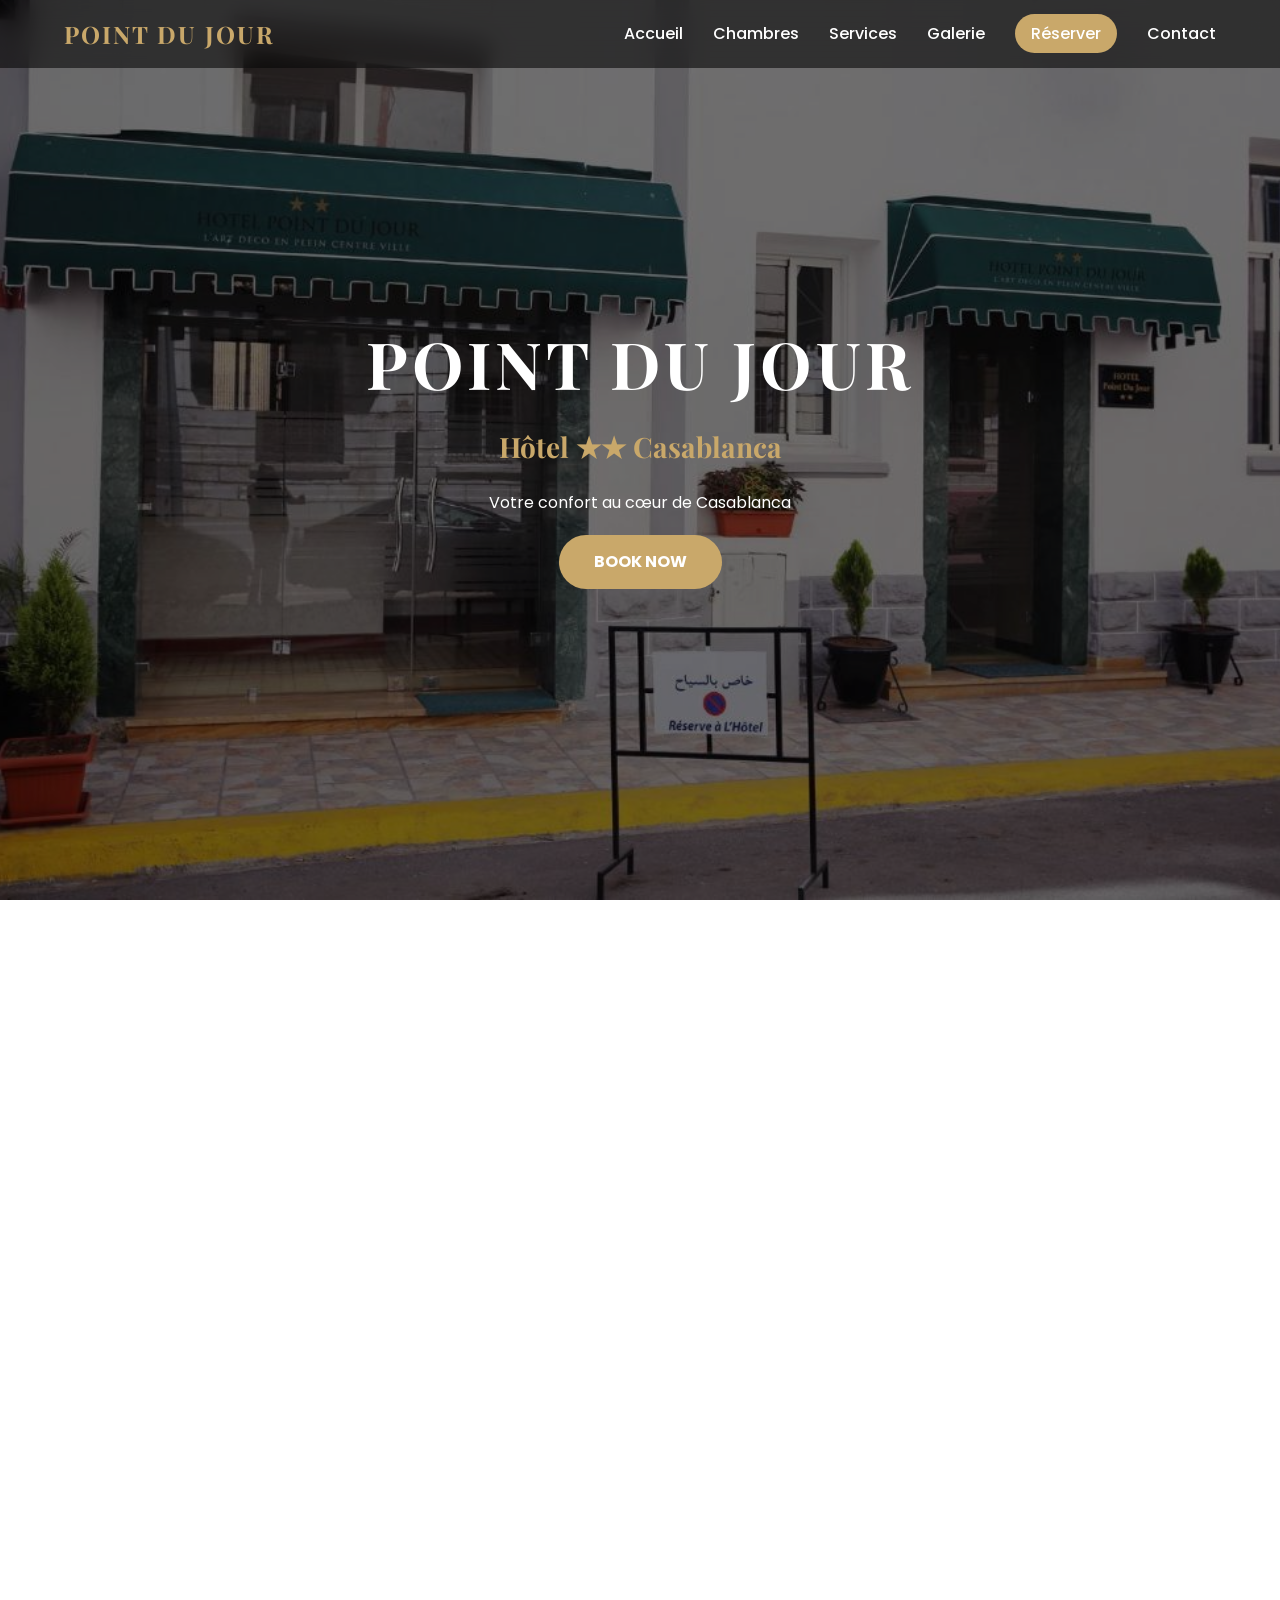
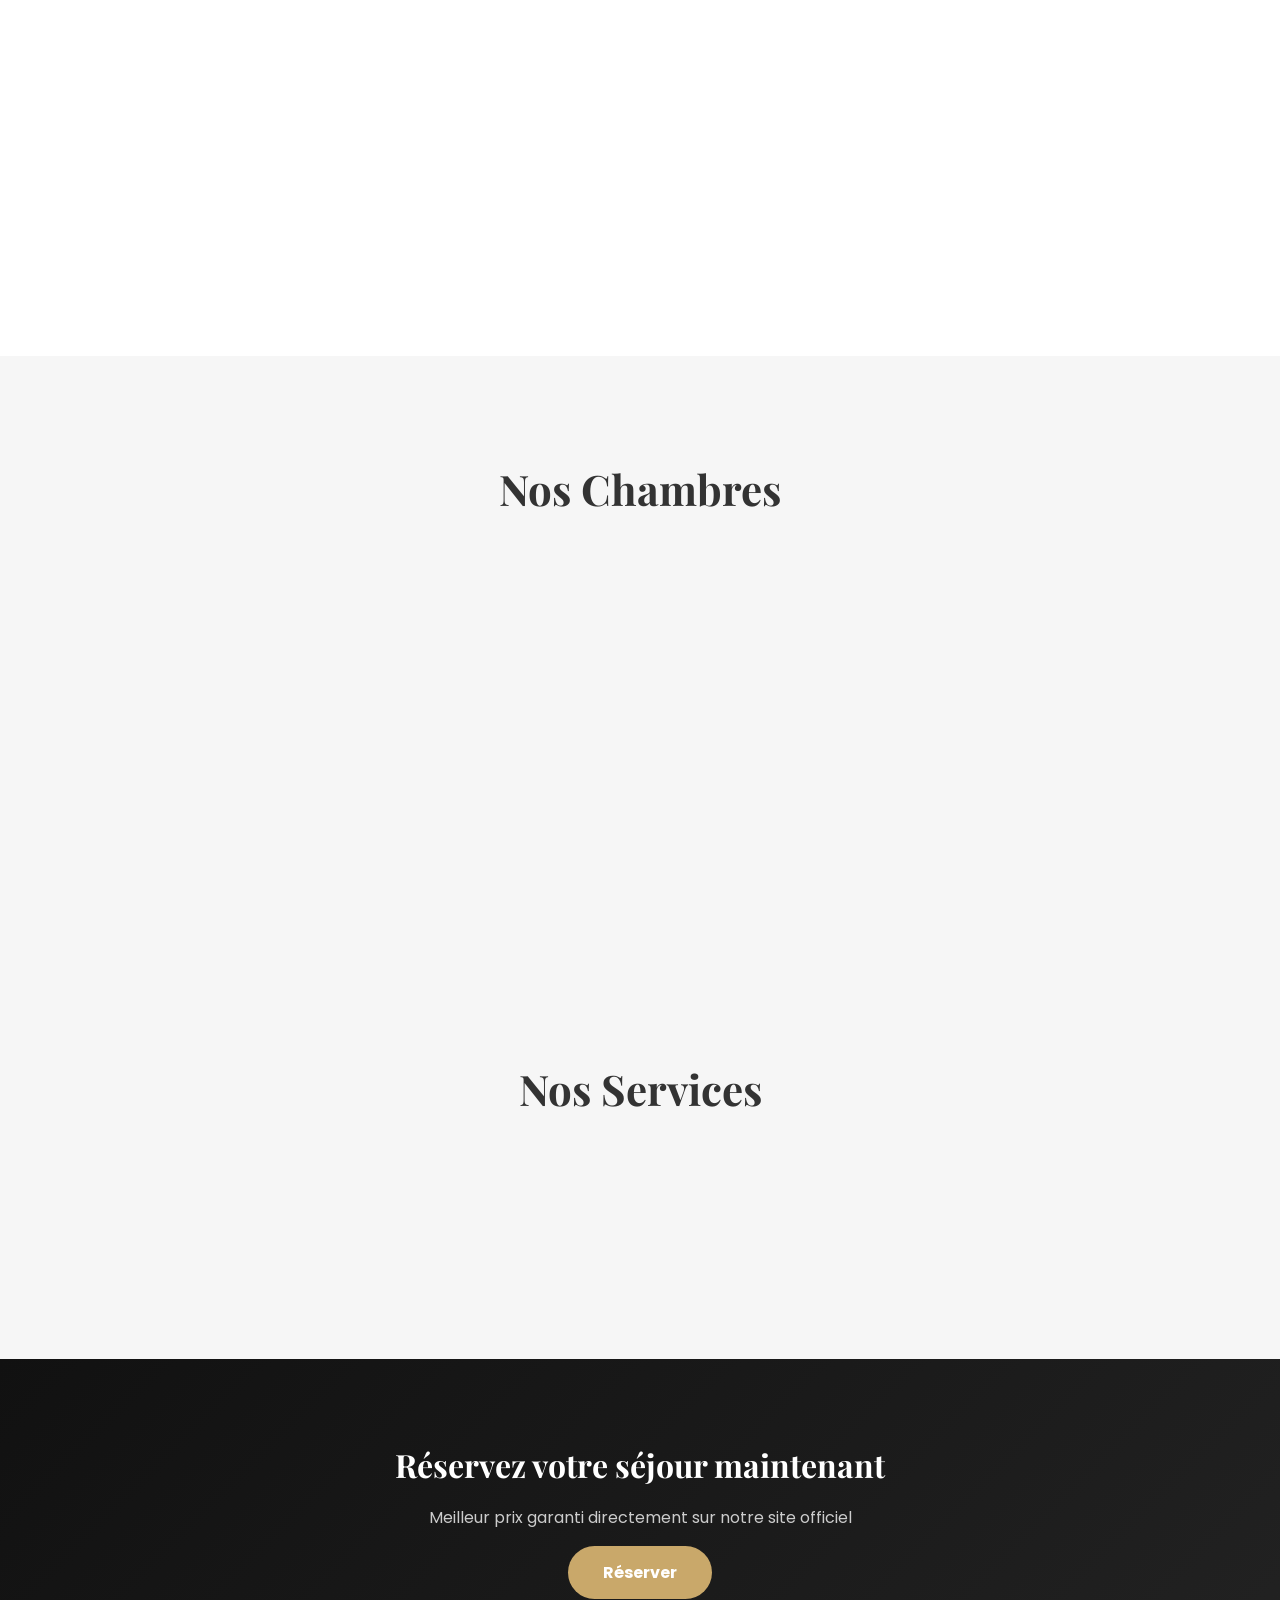
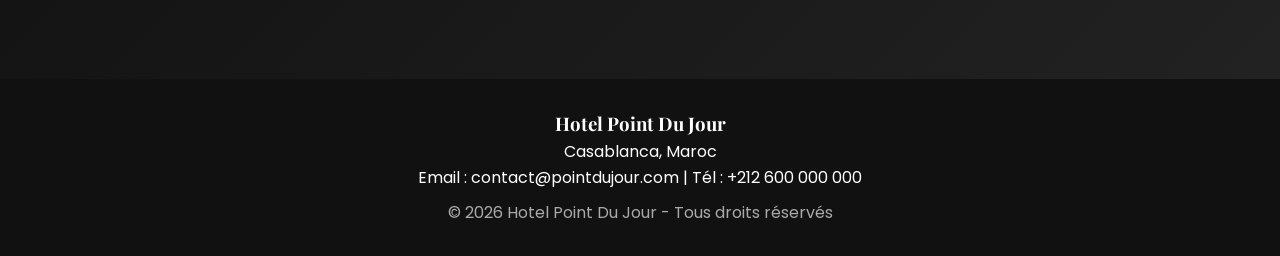
<file: index.html>
<!DOCTYPE html>
<html lang="fr">

<head>
    <meta charset="UTF-8">
    <meta name="viewport" content="width=device-width, initial-scale=1.0">

    <title>Hotel Point Du Jour | Casablanca</title>

    <!-- SEO -->
    <meta name="description" content="Hôtel Point Du Jour à Casablanca - confort, luxe et meilleur prix. Réservez votre séjour maintenant.">

    <!-- GOOGLE FONTS -->
    <link href="https://fonts.googleapis.com/css2?family=Playfair+Display:wght@400;600;700&family=Poppins:wght@300;400;600;700&display=swap" rel="stylesheet">

    <!-- CSS -->
    <link rel="stylesheet" href="css/style.css">
</head>

<body>

<!-- ================= HEADER ================= -->
<header>

    <!-- MENU MOBILE -->
    <div class="menu-toggle" onclick="toggleMenu()">☰</div>

    <div class="container header-container">

        <div class="logo">
            <h2>POINT DU JOUR</h2>
        </div>

        <nav>
            <ul>
                <li><a href="index.html">Accueil</a></li>
                <li><a href="chambres.html">Chambres</a></li>
                <li><a href="services.html">Services</a></li>
                <li><a href="galerie.html">Galerie</a></li>
                <li><a href="reservation.html" class="nav-btn">Réserver</a></li>
                <li><a href="contact.html">Contact</a></li>
            </ul>
        </nav>

    </div>
</header>

<!-- ================= HERO ================= -->
<section class="hero">

    <div class="hero-content" data-aos="fade-up">
        <h1>POINT DU JOUR</h1>
        <h2>Hôtel ★★ Casablanca</h2>
        <p>Votre confort au cœur de Casablanca</p>

        <a href="#" class="btn" onclick="openPopup()">BOOK NOW</a>
    </div>

</section>

<!-- ================= ABOUT ================= -->
<section class="about">

    <div class="container about-container">

        <div class="about-image" data-aos="fade-right">
            <img src="image/hotel.jpg" alt="Hotel Point Du Jour">
        </div>

        <div class="about-text" data-aos="fade-left">
            <h2>À propos de l'hôtel</h2>
            <p>
                L’Hôtel Point Du Jour est situé au cœur de Casablanca.
                Nous offrons un séjour confortable, propre et agréable pour tous nos clients.
            </p>

            <p>
                Profitez de nos chambres modernes, service 24h/24 et un accueil chaleureux.
            </p>
        </div>

    </div>

</section>

<!-- ================= CHAMBRES ================= -->
<section class="section">

    <h1>Nos Chambres</h1>

    <div class="cards">

        <div class="card" data-aos="fade-up">
            <img src="image/chambre1.jpg" alt="Chambre Simple">
            <h3>Chambre Simple</h3>
            <p>Confort et tranquillité</p>
        </div>

        <div class="card" data-aos="fade-up">
            <img src="image/chambre2.jpg" alt="Chambre Double">
            <h3>Chambre Double</h3>
            <p>Parfaite pour couple</p>
        </div>

        <div class="card" data-aos="fade-up">
            <img src="image/suite.jpg" alt="Suite Luxe">
            <h3>Suite Luxe</h3>
            <p>Expérience premium</p>
        </div>

    </div>

</section>

<!-- ================= SERVICES ================= -->
<section class="section">

    <h1>Nos Services</h1>

    <div class="cards">

        <div class="card" data-aos="zoom-in">
            <h3>WiFi Gratuit</h3>
            <p>Internet haut débit</p>
        </div>

        <div class="card" data-aos="zoom-in">
            <h3>Réception 24h/24</h3>
            <p>Service continu</p>
        </div>

        <div class="card" data-aos="zoom-in">
            <h3>Petit déjeuner</h3>
            <p>Inclus chaque matin</p>
        </div>

    </div>

</section>

<!-- ================= CTA ================= -->
<section class="cta">

    <div class="cta-content">
        <h2>Réservez votre séjour maintenant</h2>
        <p>Meilleur prix garanti directement sur notre site officiel</p>
        <a href="reservation.html" class="btn">Réserver</a>
    </div>

</section>

<!-- ================= FOOTER ================= -->
<footer>

    <div class="footer-content">

        <h3>Hotel Point Du Jour</h3>
        <p>Casablanca, Maroc</p>

        <p>Email : contact@pointdujour.com | Tél : +212 600 000 000</p>

        <p class="copy">© 2026 Hotel Point Du Jour - Tous droits réservés</p>

    </div>

</footer>

<!-- JS MENU -->
<script>
function toggleMenu(){
    document.querySelector("nav ul").classList.toggle("active");
}
</script>

<!-- AOS ANIMATION -->
<link href="https://unpkg.com/aos@2.3.1/dist/aos.css" rel="stylesheet">
<script src="https://unpkg.com/aos@2.3.1/dist/aos.js"></script>
<script>
AOS.init();
</script>
<div id="bookingPopup" class="popup">

    <div class="popup-content">

        <span class="close" onclick="closePopup()">&times;</span>

        <h2>Réservation rapide</h2>

        <form id="popupForm">

            <input type="text" placeholder="Nom complet" required>
            <input type="email" placeholder="Email" required>

            <input type="date" required>
            <input type="date" required>

            <select>
                <option>Chambre Simple</option>
                <option>Chambre Double</option>
                <option>Suite Luxe</option>
            </select>

            <button type="submit" class="btn">Confirmer</button>

        </form>

    </div>

</div>
 
</body>
</html>
</file>
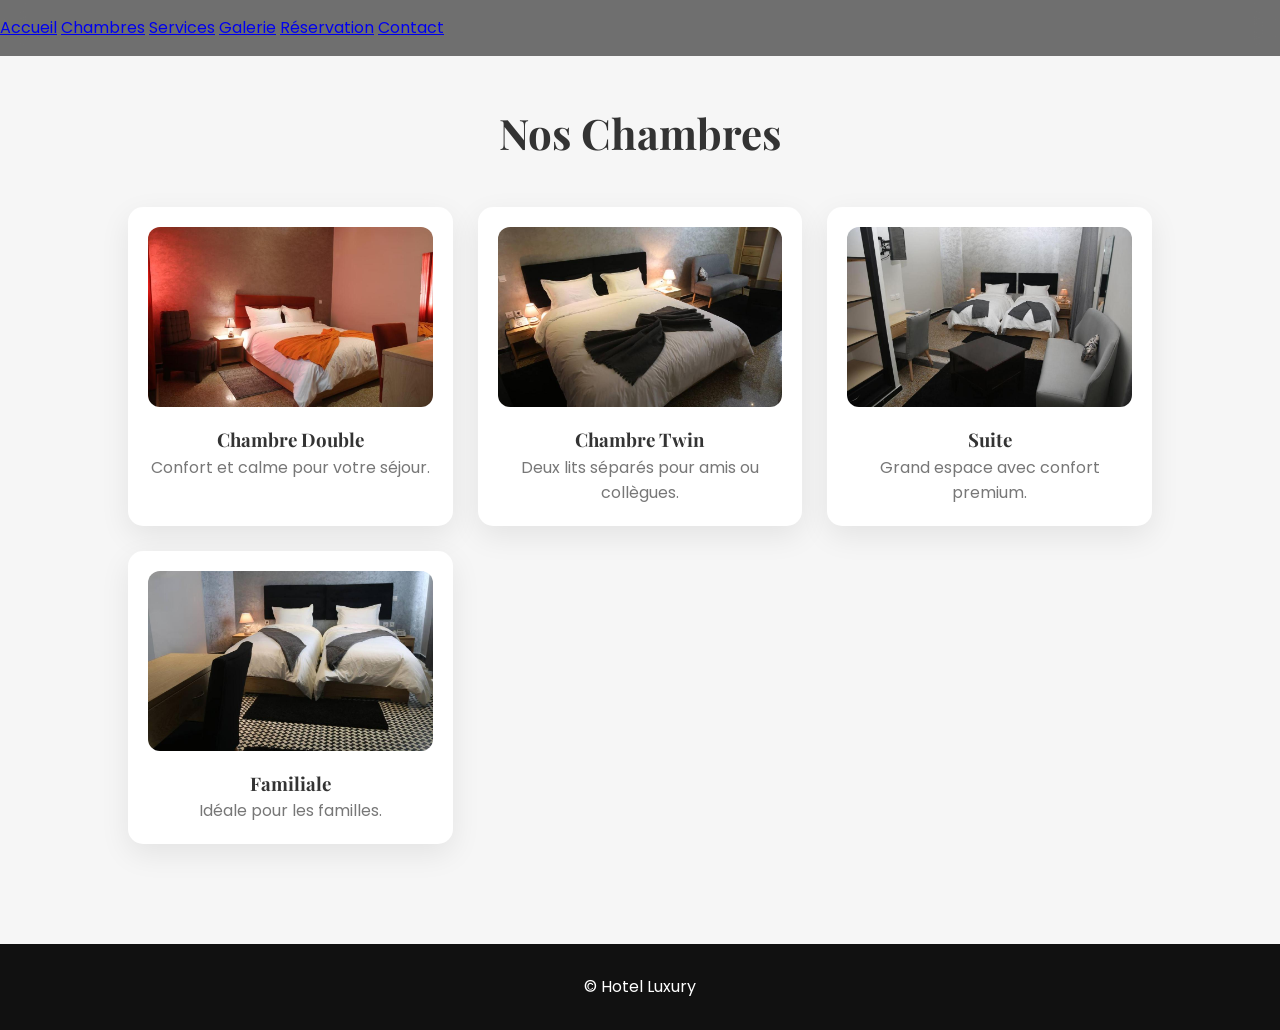
<file: chambres.html>
<!DOCTYPE html>
<html lang="fr">

<head>
    <meta charset="UTF-8">
    <title>Chambres - Hotel Luxury</title>
    <link rel="stylesheet" href="css/style.css">
</head>

<body>

<header>
    <nav>
        <a href="index.html">Accueil</a>
        <a href="chambres.html">Chambres</a>
        <a href="services.html">Services</a>
        <a href="galerie.html">Galerie</a>
        <a href="reservation.html">Réservation</a>
        <a href="contact.html">Contact</a>
    </nav>
</header>

<section class="section">

    <h1>Nos Chambres</h1>

    <div class="cards">

        <div class="card">
            <img src="image/chambre1.jpg">
            <h3>Chambre Double</h3>
            <p>Confort et calme pour votre séjour.</p>
        </div>

        <div class="card">
            <img src="image/chambre2.jpg">
            <h3>Chambre Twin</h3>
            <p>Deux lits séparés pour amis ou collègues.</p>
        </div>

        <div class="card">
            <img src="image/chambre3.jpg">
            <h3>Suite</h3>
            <p>Grand espace avec confort premium.</p>
        </div>

        <div class="card">
            <img src="image/chambre4.jpg">
            <h3>Familiale</h3>
            <p>Idéale pour les familles.</p>
        </div>

    </div>

</section>

<footer>
    <p>© Hotel Luxury</p>
</footer>

</body>
</html>
</file>
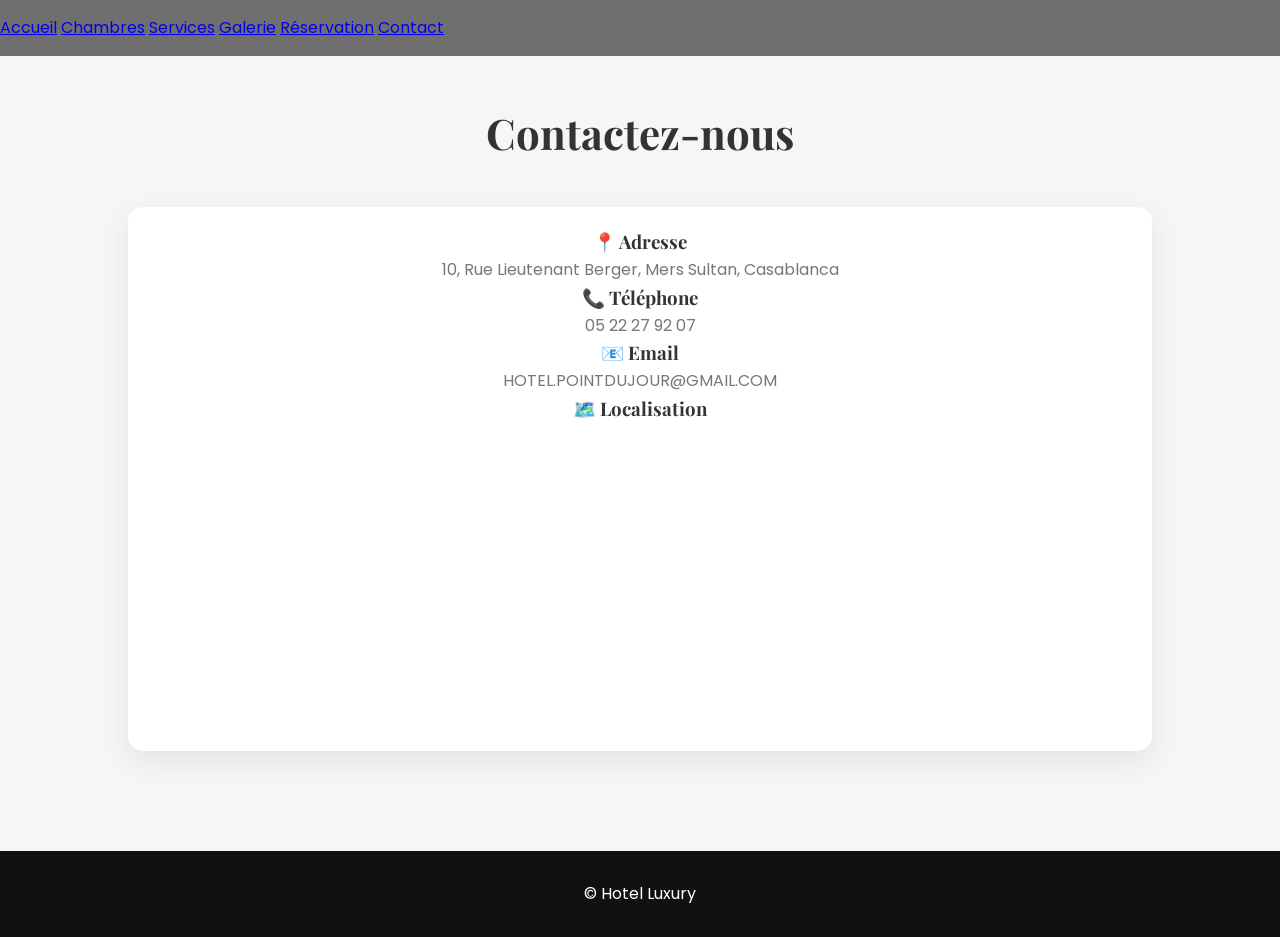
<file: contact.html>
<!DOCTYPE html>
<html lang="fr">

<head>
    <meta charset="UTF-8">
    <title>Contact - Hotel Luxury</title>
    <link rel="stylesheet" href="css/style.css">
</head>

<body>

<header>
    <nav>
        <a href="index.html">Accueil</a>
        <a href="chambres.html">Chambres</a>
        <a href="services.html">Services</a>
        <a href="galerie.html">Galerie</a>
        <a href="reservation.html">Réservation</a>
        <a href="contact.html">Contact</a>
    </nav>
</header>

<section class="section">

    <h1>Contactez-nous</h1>

    <div class="card">
        <h3>📍 Adresse</h3>
        <p>10, Rue Lieutenant Berger, Mers Sultan, Casablanca</p>

        <h3>📞 Téléphone</h3>
        <p>05 22 27 92 07</p>

        <h3>📧 Email</h3>
        <p>HOTEL.POINTDUJOUR@GMAIL.COM</p>

        <h3>🗺️ Localisation</h3>
        <iframe 
            src="https://www.google.com/maps?q=Casablanca&output=embed"
            width="100%" 
            height="300" 
            style="border:0;">
        </iframe>
    </div>

</section>

<footer>
    <p>© Hotel Luxury</p>
</footer>

</body>
</html>
</file>
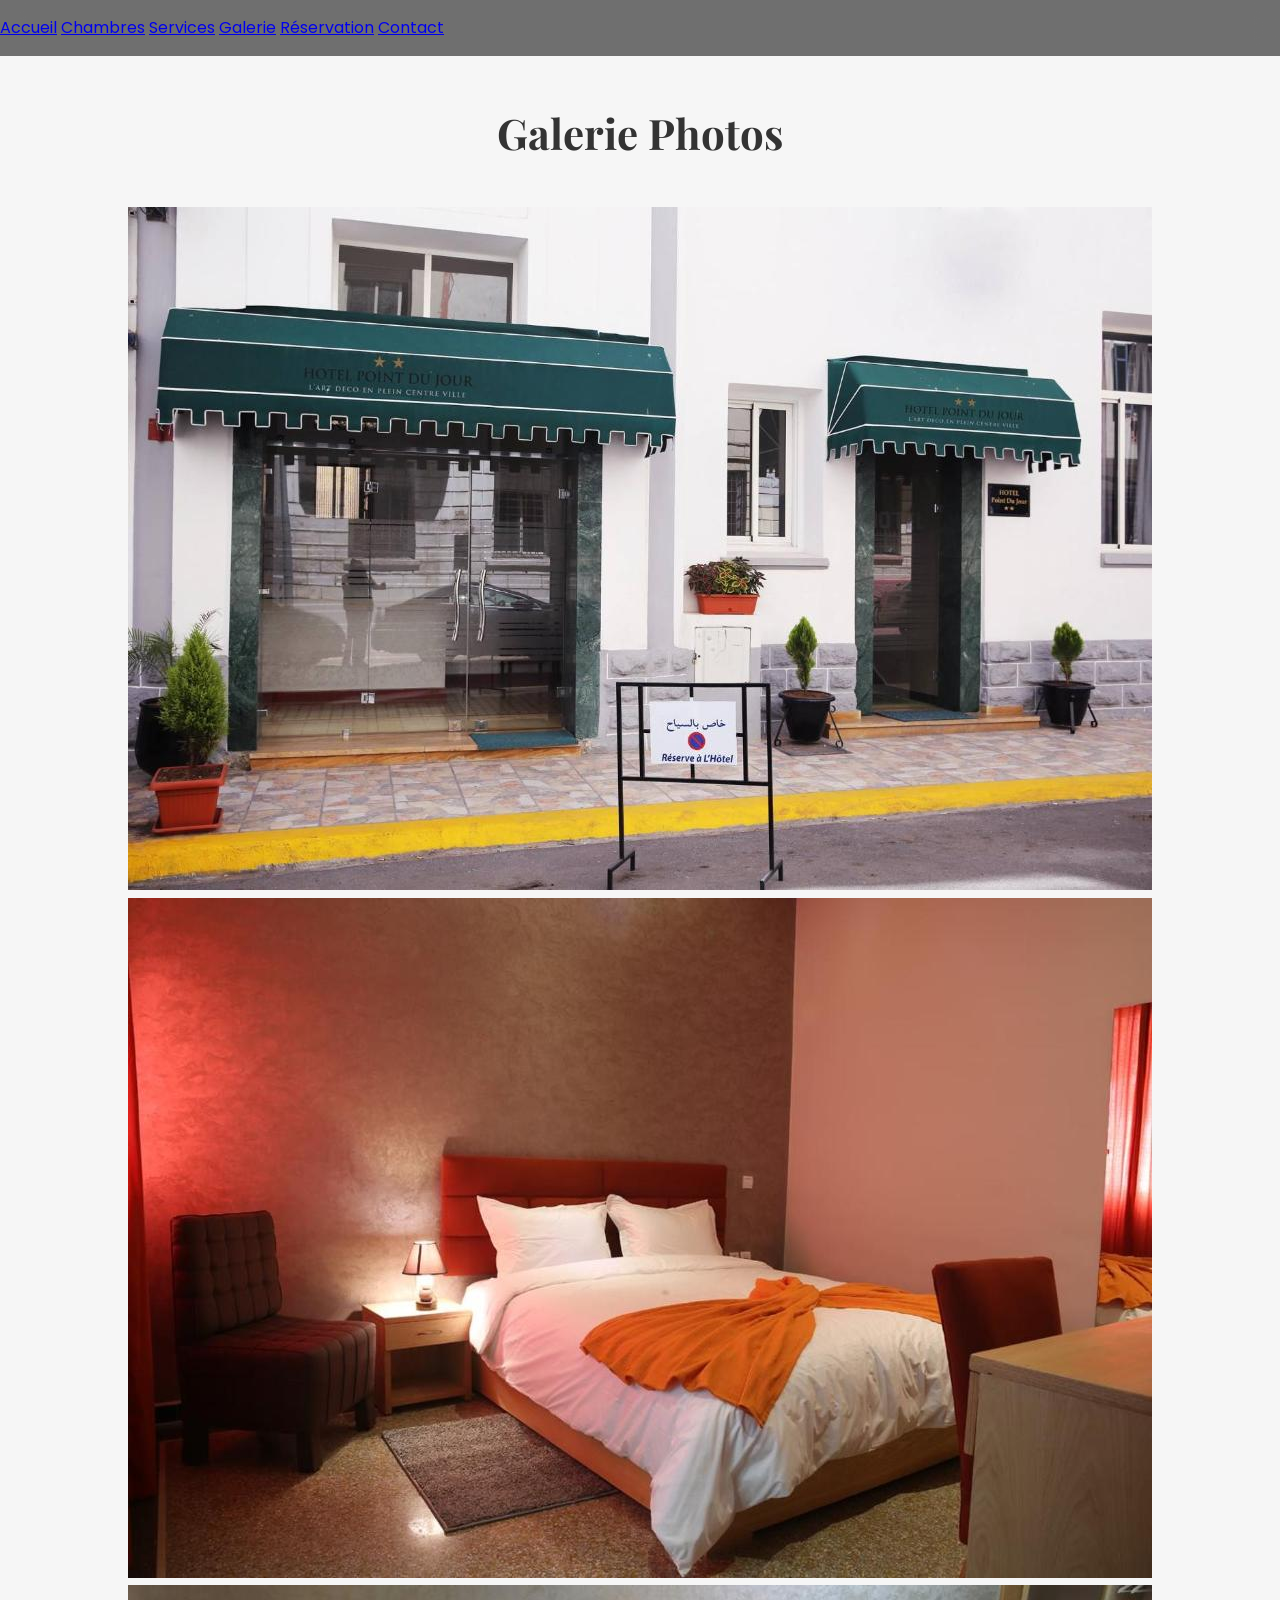
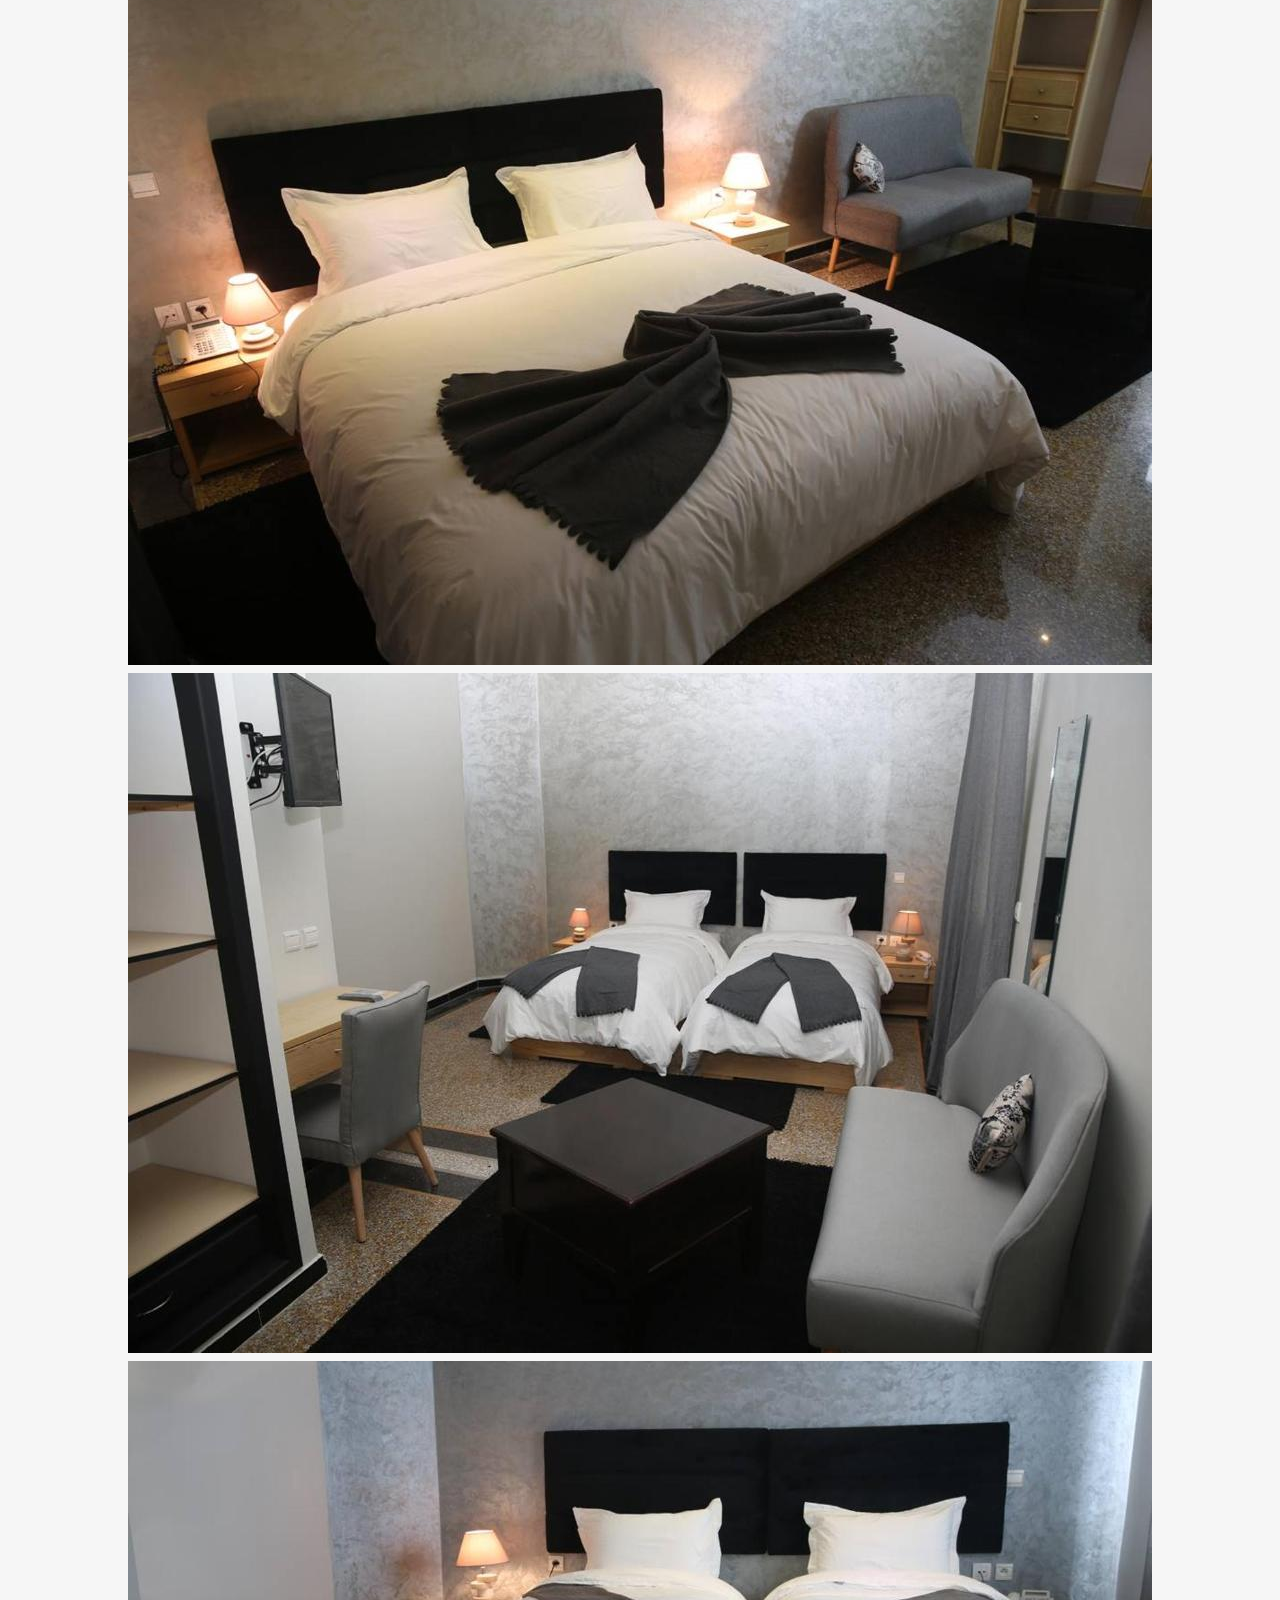
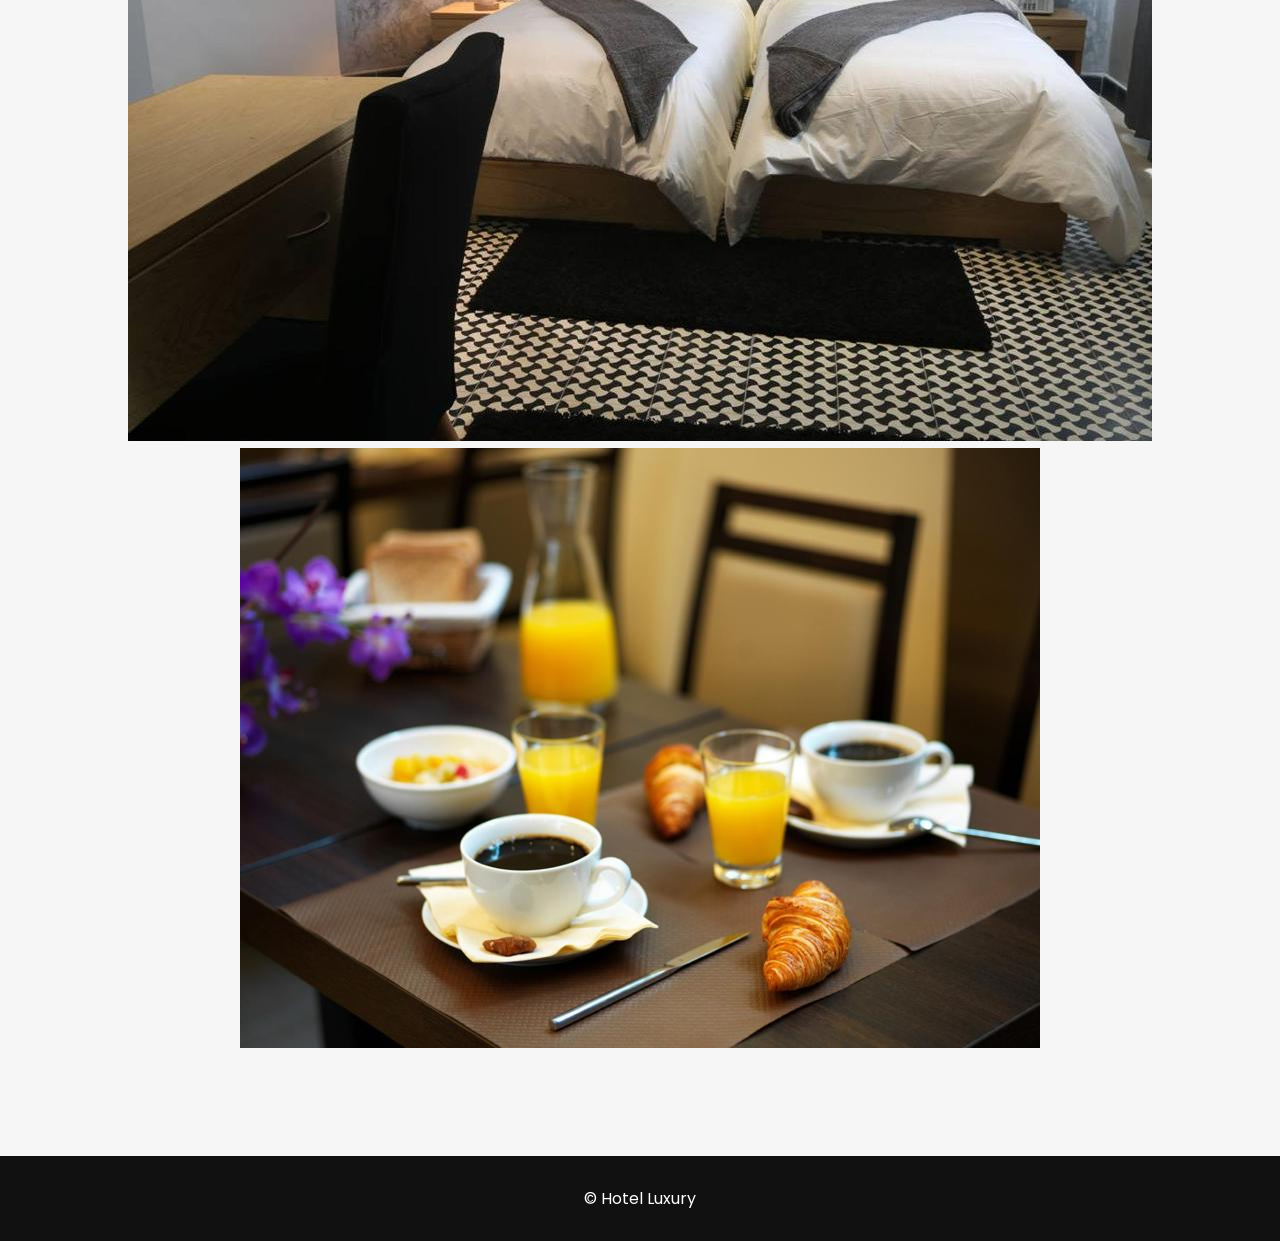
<file: galerie.html>
<!DOCTYPE html>
<html lang="fr">

<head>
    <meta charset="UTF-8">
    <title>Galerie - Hotel Luxury</title>
    <link rel="stylesheet" href="css/style.css">
</head>

<body>

<header>
    <nav>
        <a href="index.html">Accueil</a>
        <a href="chambres.html">Chambres</a>
        <a href="services.html">Services</a>
        <a href="galerie.html">Galerie</a>
        <a href="reservation.html">Réservation</a>
        <a href="contact.html">Contact</a>
    </nav>
</header>

<section class="section">

    <h1>Galerie Photos</h1>

    <div class="gallery">

        <img src="image/hotel.jpg">
        <img src="image/chambre1.jpg">
        <img src="image/chambre2.jpg">
        <img src="image/chambre3.jpg">
        <img src="image/chambre4.jpg">
        <img src="image/petit-dejeuner.jpg">

    </div>

</section>

<footer>
    <p>© Hotel Luxury</p>
</footer>

</body>
</html>
</file>
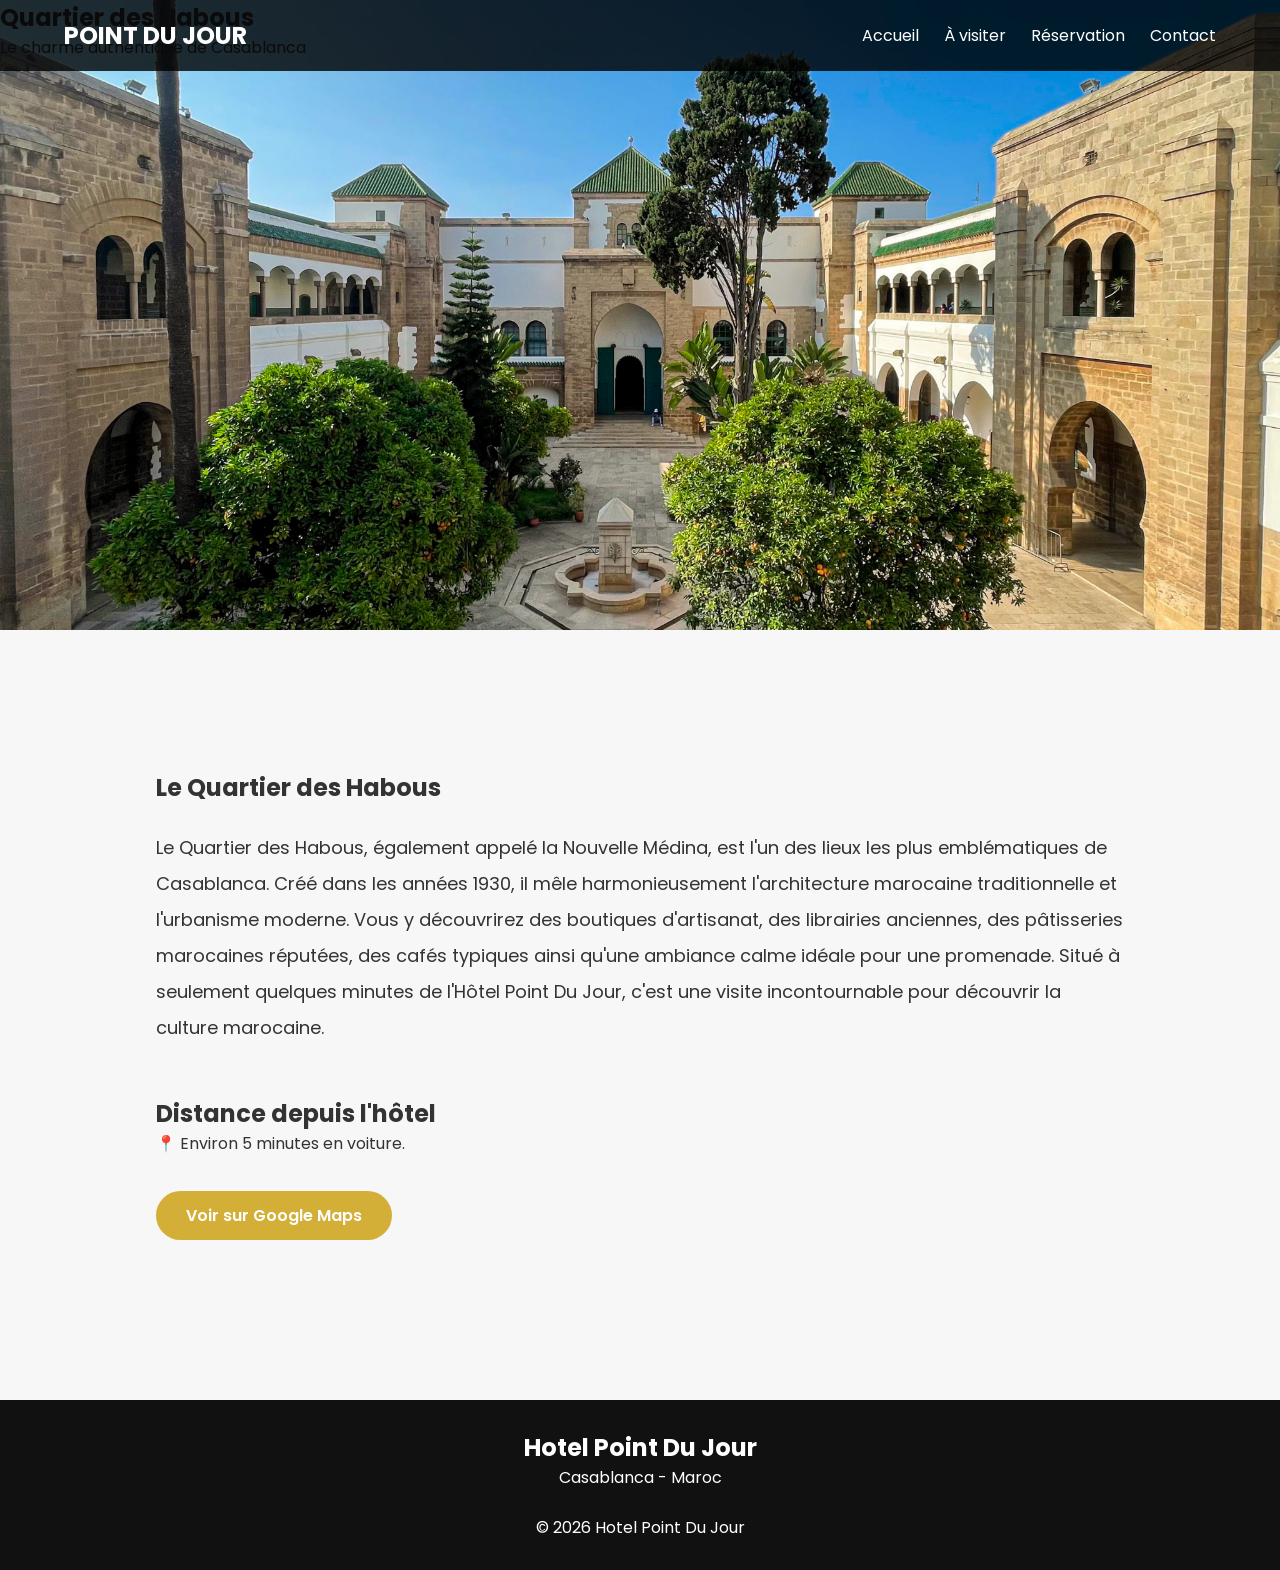
<file: habous.html>
<!DOCTYPE html>
<html lang="fr">

<head>
    <meta charset="UTF-8">
    <meta name="viewport" content="width=device-width, initial-scale=1.0">
    <title>Quartier des Habous | Hotel Point Du Jour</title>

    <link rel="stylesheet" href="css/services.css">
</head>

<body>

<header>

    <div class="container">

        <div class="logo">
            <h2>POINT DU JOUR</h2>
        </div>

        <nav>
            <ul>
                <li><a href="index.html">Accueil</a></li>
                <li><a href="services.html">À visiter</a></li>
                <li><a href="reservation.html">Réservation</a></li>
                <li><a href="contact.html">Contact</a></li>
            </ul>
        </nav>

    </div>

</header>

<section class="hero" style="background:url('image/habous-banner.jpg') center center/cover; height:70vh;">

    <div class="overlay">
        <h1>Quartier des Habous</h1>
        <p>Le charme authentique de Casablanca</p>
    </div>

</section>

<section class="section">

    <div class="container">

        <h2>Le Quartier des Habous</h2>

        <br>

        <p style="line-height:2;font-size:18px;">

Le Quartier des Habous, également appelé la Nouvelle Médina,
est l'un des lieux les plus emblématiques de Casablanca.

Créé dans les années 1930, il mêle harmonieusement
l'architecture marocaine traditionnelle et l'urbanisme moderne.

Vous y découvrirez des boutiques d'artisanat,
des librairies anciennes,
des pâtisseries marocaines réputées,
des cafés typiques ainsi qu'une ambiance calme
idéale pour une promenade.

Situé à seulement quelques minutes de l'Hôtel Point Du Jour,
c'est une visite incontournable pour découvrir
la culture marocaine.

        </p>

        <br><br>

        <h2>Distance depuis l'hôtel</h2>

        <p>📍 Environ 5 minutes en voiture.</p>

        <br>

        <a class="btn"
           href="https://www.google.com/maps/search/Quartier+Habous+Casablanca"
           target="_blank">
           Voir sur Google Maps
        </a>

    </div>

</section>

<footer>

    <h2>Hotel Point Du Jour</h2>

    <p>Casablanca - Maroc</p>

    <br>

    <p>© 2026 Hotel Point Du Jour</p>

</footer>

</body>

</html>
</file>
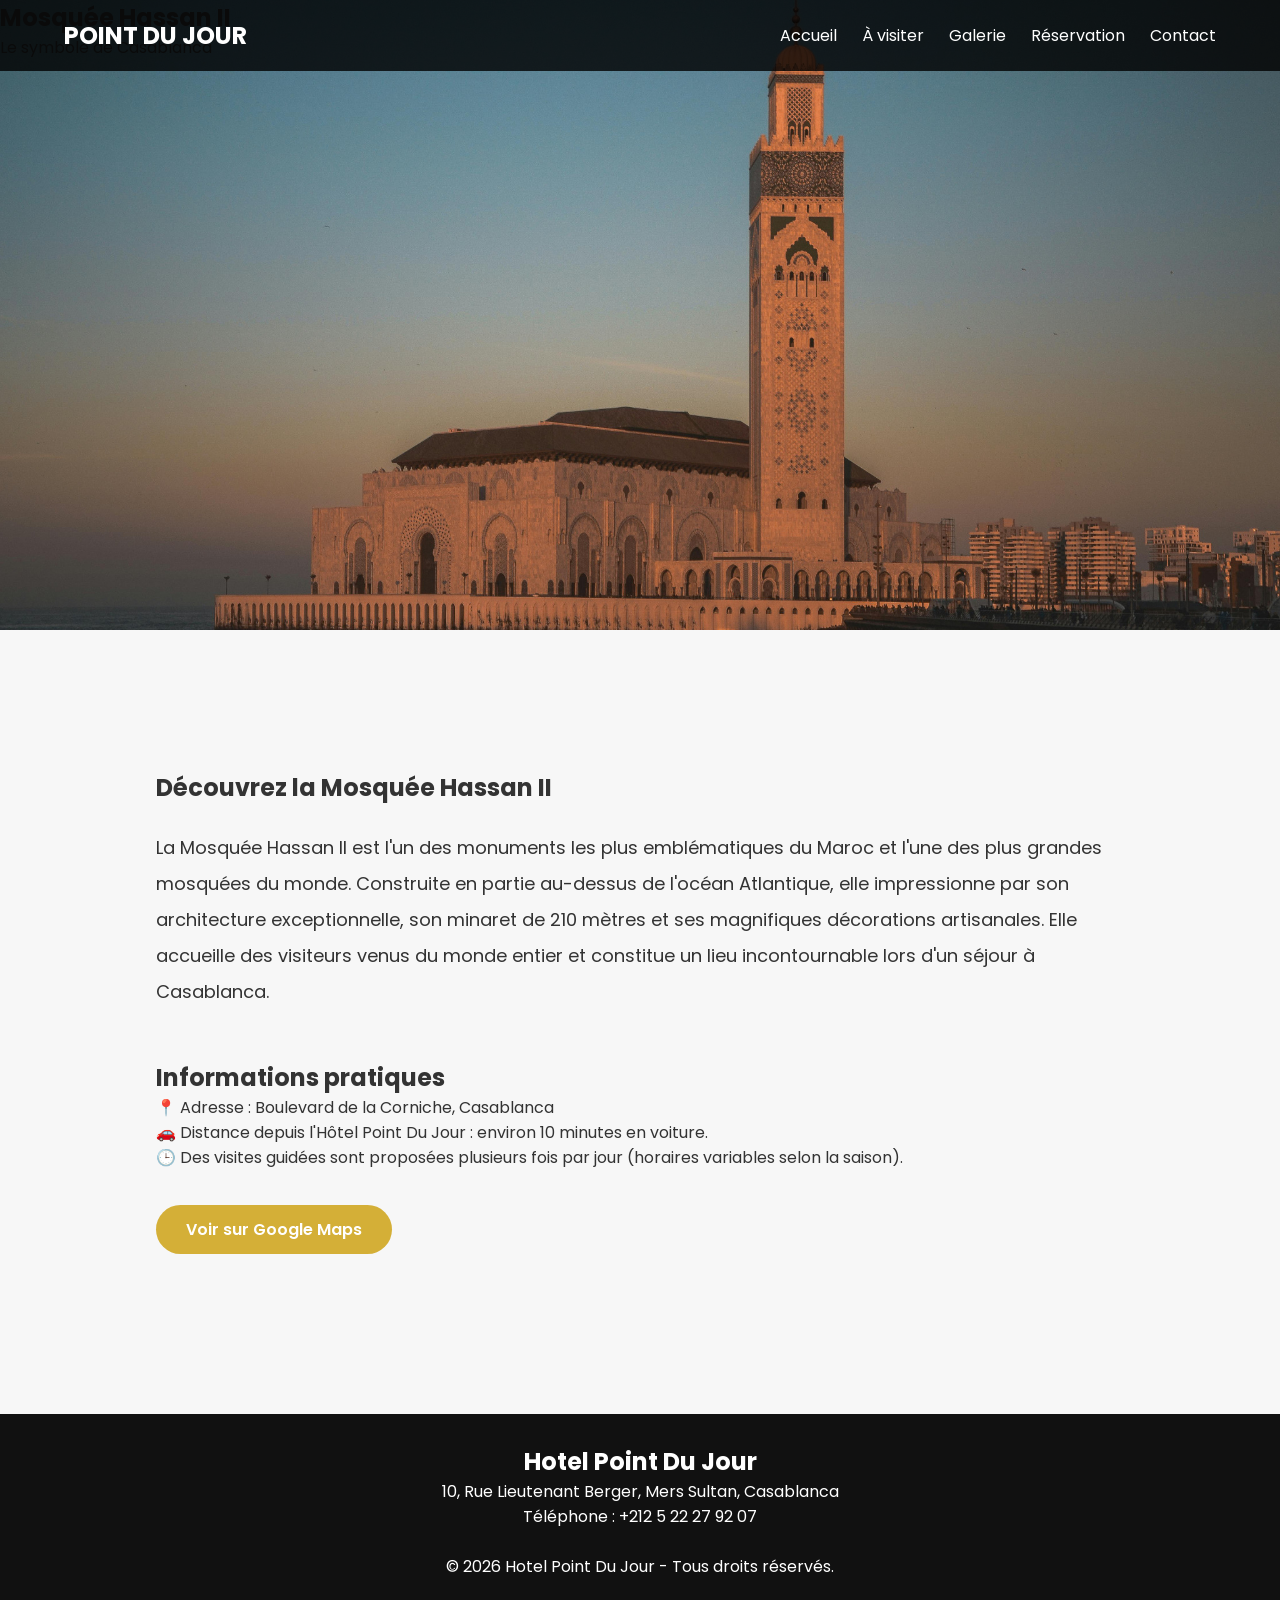
<file: hassan2.html>
<!DOCTYPE html>
<html lang="fr">

<head>
    <meta charset="UTF-8">
    <meta name="viewport" content="width=device-width, initial-scale=1.0">
    <title>Mosquée Hassan II | Hotel Point Du Jour</title>

    <link rel="stylesheet" href="css/services.css">
</head>

<body>

<header>

    <div class="container">

        <div class="logo">
            <h2>POINT DU JOUR</h2>
        </div>

        <nav>
            <ul>
                <li><a href="index.html">Accueil</a></li>
                <li><a href="services.html">À visiter</a></li>
                <li><a href="galerie.html">Galerie</a></li>
                <li><a href="reservation.html">Réservation</a></li>
                <li><a href="contact.html">Contact</a></li>
            </ul>
        </nav>

    </div>

</header>

<!-- BANNIÈRE -->

<section class="hero" style="background:url('image/hassan2-banner.jpg') center center/cover; height:70vh;">

    <div class="overlay">
        <h1>Mosquée Hassan II</h1>
        <p>Le symbole de Casablanca</p>
    </div>

</section>

<!-- CONTENU -->

<section class="section">

    <div class="container">

        <h2>Découvrez la Mosquée Hassan II</h2>

        <br>

        <p style="line-height:2;font-size:18px;">

La Mosquée Hassan II est l'un des monuments les plus emblématiques du Maroc et l'une des plus grandes mosquées du monde.

Construite en partie au-dessus de l'océan Atlantique, elle impressionne par son architecture exceptionnelle, son minaret de 210 mètres et ses magnifiques décorations artisanales.

Elle accueille des visiteurs venus du monde entier et constitue un lieu incontournable lors d'un séjour à Casablanca.

        </p>

        <br><br>

        <h2>Informations pratiques</h2>

        <p>📍 Adresse : Boulevard de la Corniche, Casablanca</p>

        <p>🚗 Distance depuis l'Hôtel Point Du Jour : environ 10 minutes en voiture.</p>

        <p>🕒 Des visites guidées sont proposées plusieurs fois par jour (horaires variables selon la saison).</p>

        <br>

        <a class="btn"
           href="https://maps.google.com/?q=Mosquée+Hassan+II+Casablanca"
           target="_blank">
            Voir sur Google Maps
        </a>

    </div>

</section>

<!-- FOOTER -->

<footer>

    <h2>Hotel Point Du Jour</h2>

    <p>10, Rue Lieutenant Berger, Mers Sultan, Casablanca</p>

    <p>Téléphone : +212 5 22 27 92 07</p>

    <br>

    <p>© 2026 Hotel Point Du Jour - Tous droits réservés.</p>

</footer>

</body>

</html>
</file>
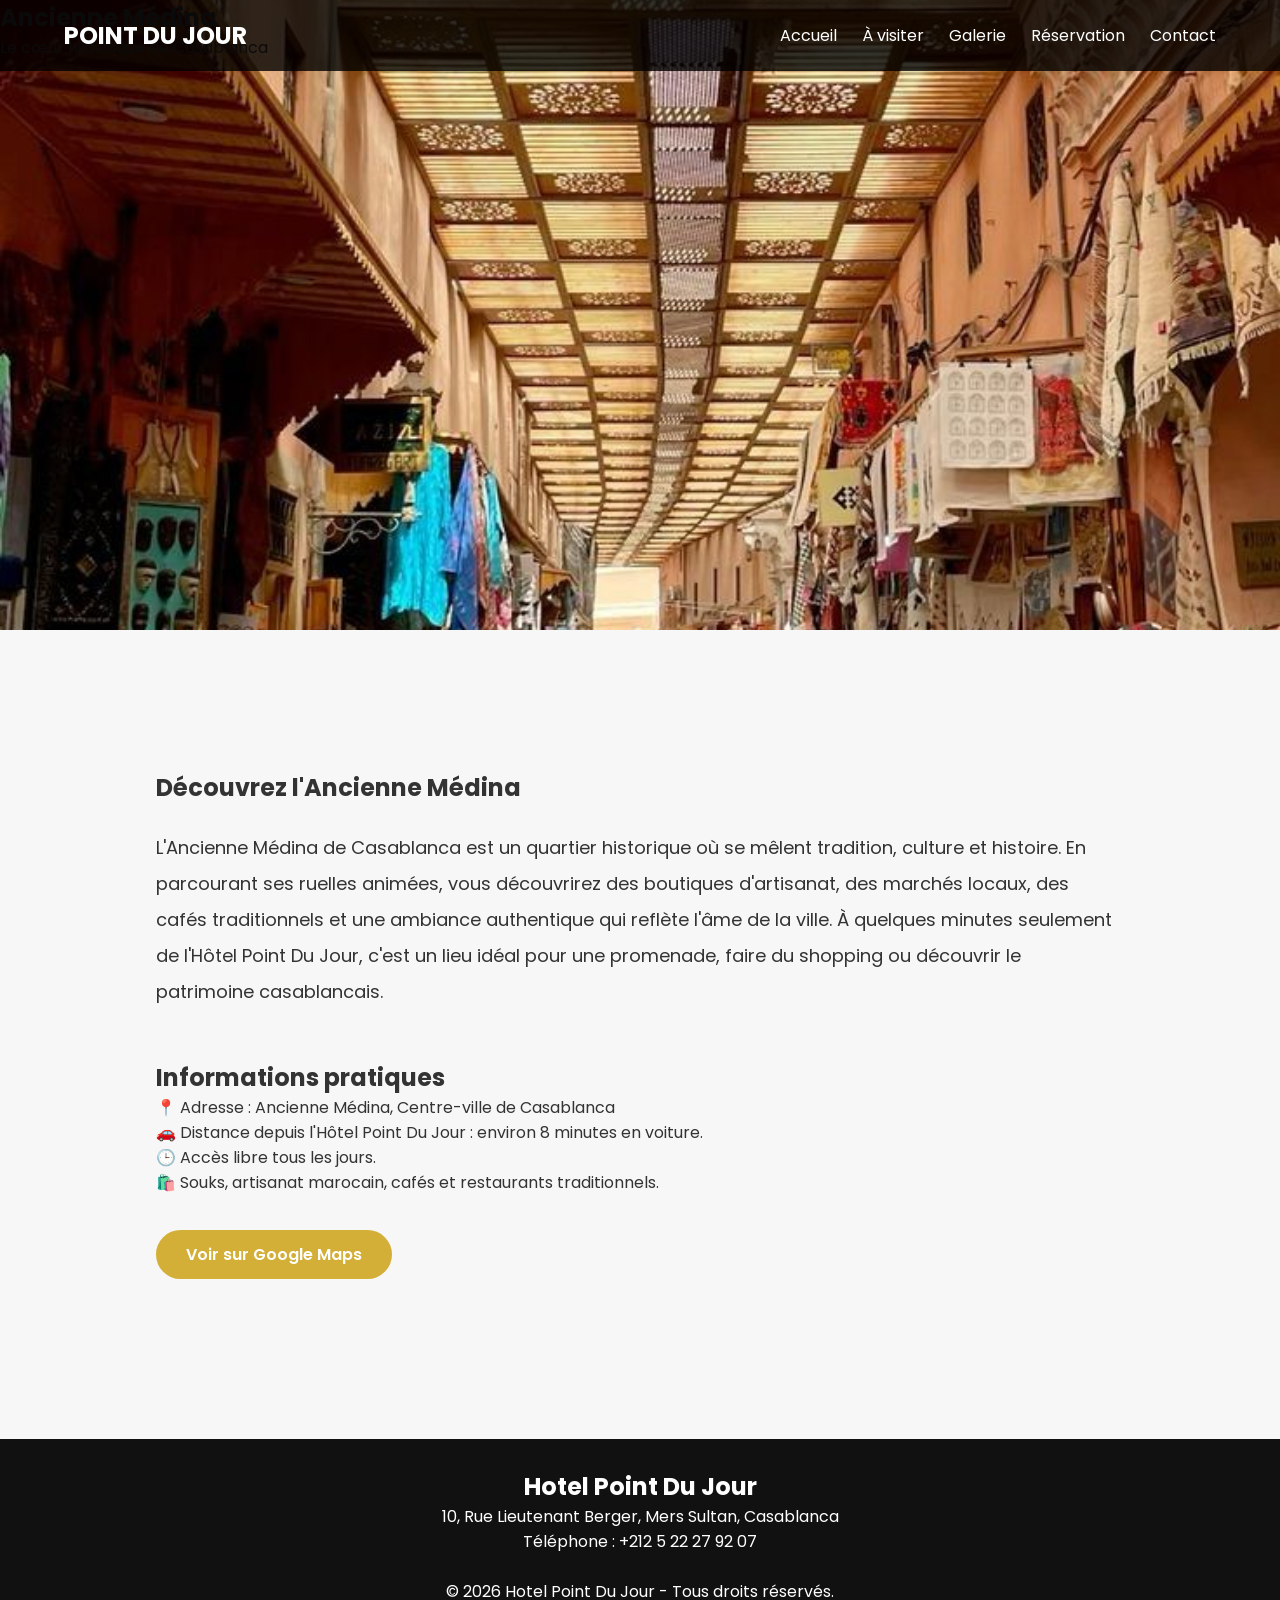
<file: medina.html>
<!DOCTYPE html>
<html lang="fr">

<head>
    <meta charset="UTF-8">
    <meta name="viewport" content="width=device-width, initial-scale=1.0">
    <title>Ancienne Médina | Hotel Point Du Jour</title>

    <link rel="stylesheet" href="css/services.css">
</head>

<body>

<header>

    <div class="container">

        <div class="logo">
            <h2>POINT DU JOUR</h2>
        </div>

        <nav>
            <ul>
                <li><a href="index.html">Accueil</a></li>
                <li><a href="services.html">À visiter</a></li>
                <li><a href="galerie.html">Galerie</a></li>
                <li><a href="reservation.html">Réservation</a></li>
                <li><a href="contact.html">Contact</a></li>
            </ul>
        </nav>

    </div>

</header>

<!-- BANNIÈRE -->

<section class="hero" style="background:url('image/medina-banner.jpg') center center/cover; height:70vh;">

    <div class="overlay">
        <h1>Ancienne Médina</h1>
        <p>Le cœur historique de Casablanca</p>
    </div>

</section>

<!-- CONTENU -->

<section class="section">

    <div class="container">

        <h2>Découvrez l'Ancienne Médina</h2>

        <br>

        <p style="line-height:2;font-size:18px;">

L'Ancienne Médina de Casablanca est un quartier historique où se mêlent
tradition, culture et histoire. En parcourant ses ruelles animées,
vous découvrirez des boutiques d'artisanat, des marchés locaux,
des cafés traditionnels et une ambiance authentique qui reflète
l'âme de la ville.

À quelques minutes seulement de l'Hôtel Point Du Jour,
c'est un lieu idéal pour une promenade, faire du shopping
ou découvrir le patrimoine casablancais.

        </p>

        <br><br>

        <h2>Informations pratiques</h2>

        <p>📍 Adresse : Ancienne Médina, Centre-ville de Casablanca</p>

        <p>🚗 Distance depuis l'Hôtel Point Du Jour : environ 8 minutes en voiture.</p>

        <p>🕒 Accès libre tous les jours.</p>

        <p>🛍️ Souks, artisanat marocain, cafés et restaurants traditionnels.</p>

        <br>

        <a class="btn"
           href="https://maps.google.com/?q=Ancienne+Médina+Casablanca"
           target="_blank">
            Voir sur Google Maps
        </a>

    </div>

</section>

<!-- FOOTER -->

<footer>

    <h2>Hotel Point Du Jour</h2>

    <p>10, Rue Lieutenant Berger, Mers Sultan, Casablanca</p>

    <p>Téléphone : +212 5 22 27 92 07</p>

    <br>

    <p>© 2026 Hotel Point Du Jour - Tous droits réservés.</p>

</footer>

</body>

</html>
</file>
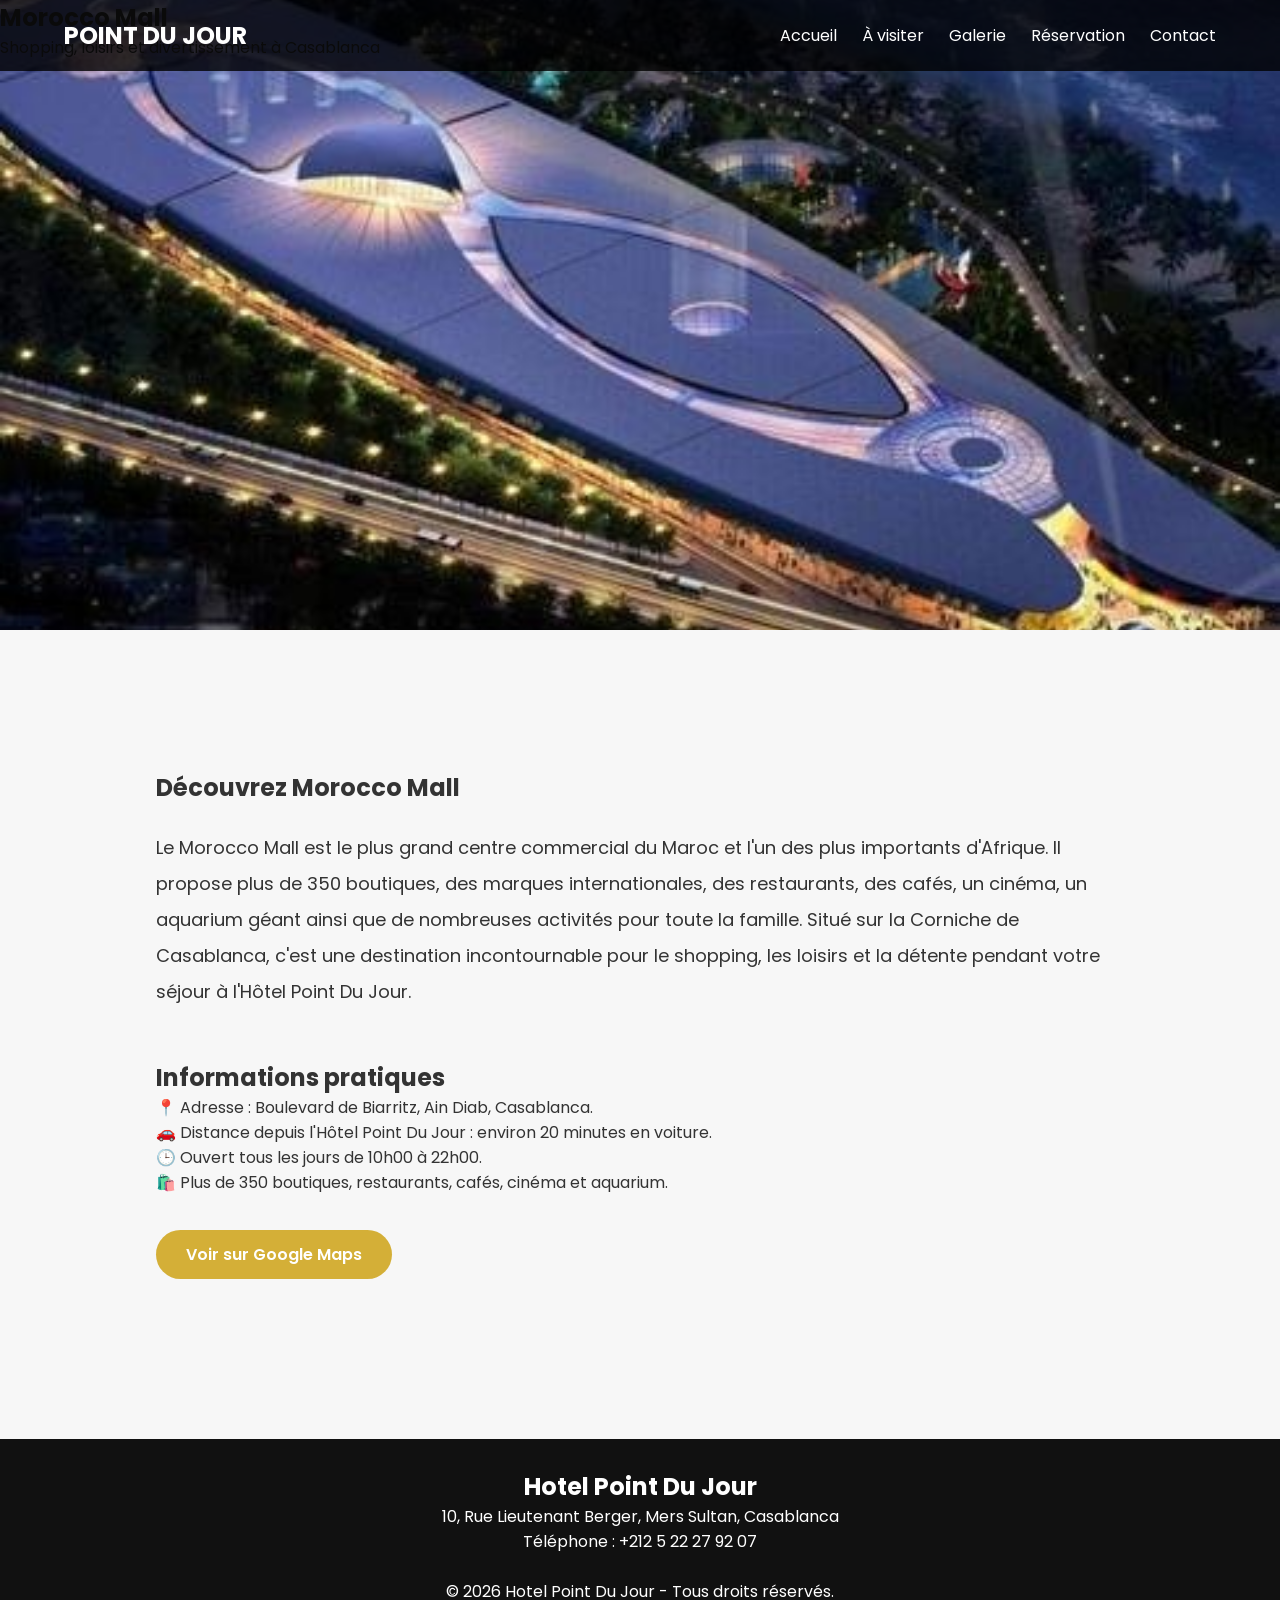
<file: moroccomall.html>
<!DOCTYPE html>
<html lang="fr">

<head>
    <meta charset="UTF-8">
    <meta name="viewport" content="width=device-width, initial-scale=1.0">
    <title>Morocco Mall | Hotel Point Du Jour</title>

    <link rel="stylesheet" href="css/services.css">
</head>

<body>

<header>

    <div class="container">

        <div class="logo">
            <h2>POINT DU JOUR</h2>
        </div>

        <nav>
            <ul>
                <li><a href="index.html">Accueil</a></li>
                <li><a href="services.html">À visiter</a></li>
                <li><a href="galerie.html">Galerie</a></li>
                <li><a href="reservation.html">Réservation</a></li>
                <li><a href="contact.html">Contact</a></li>
            </ul>
        </nav>

    </div>

</header>

<!-- BANNIÈRE -->

<section class="hero" style="background:url('image/moroccomall-banner.jpg') center center/cover; height:70vh;">

    <div class="overlay">
        <h1>Morocco Mall</h1>
        <p>Shopping, loisirs et divertissement à Casablanca</p>
    </div>

</section>

<!-- CONTENU -->

<section class="section">

    <div class="container">

        <h2>Découvrez Morocco Mall</h2>

        <br>

        <p style="line-height:2;font-size:18px;">

Le Morocco Mall est le plus grand centre commercial du Maroc et l'un des plus importants d'Afrique.

Il propose plus de 350 boutiques, des marques internationales, des restaurants, des cafés, un cinéma, un aquarium géant ainsi que de nombreuses activités pour toute la famille.

Situé sur la Corniche de Casablanca, c'est une destination incontournable pour le shopping, les loisirs et la détente pendant votre séjour à l'Hôtel Point Du Jour.

        </p>

        <br><br>

        <h2>Informations pratiques</h2>

        <p>📍 Adresse : Boulevard de Biarritz, Ain Diab, Casablanca.</p>

        <p>🚗 Distance depuis l'Hôtel Point Du Jour : environ 20 minutes en voiture.</p>

        <p>🕒 Ouvert tous les jours de 10h00 à 22h00.</p>

        <p>🛍️ Plus de 350 boutiques, restaurants, cafés, cinéma et aquarium.</p>

        <br>

        <a class="btn"
           href="https://maps.google.com/?q=Morocco+Mall+Casablanca"
           target="_blank">
            Voir sur Google Maps
        </a>

    </div>

</section>

<!-- FOOTER -->

<footer>

    <h2>Hotel Point Du Jour</h2>

    <p>10, Rue Lieutenant Berger, Mers Sultan, Casablanca</p>

    <p>Téléphone : +212 5 22 27 92 07</p>

    <br>

    <p>© 2026 Hotel Point Du Jour - Tous droits réservés.</p>

</footer>

</body>

</html>
</file>
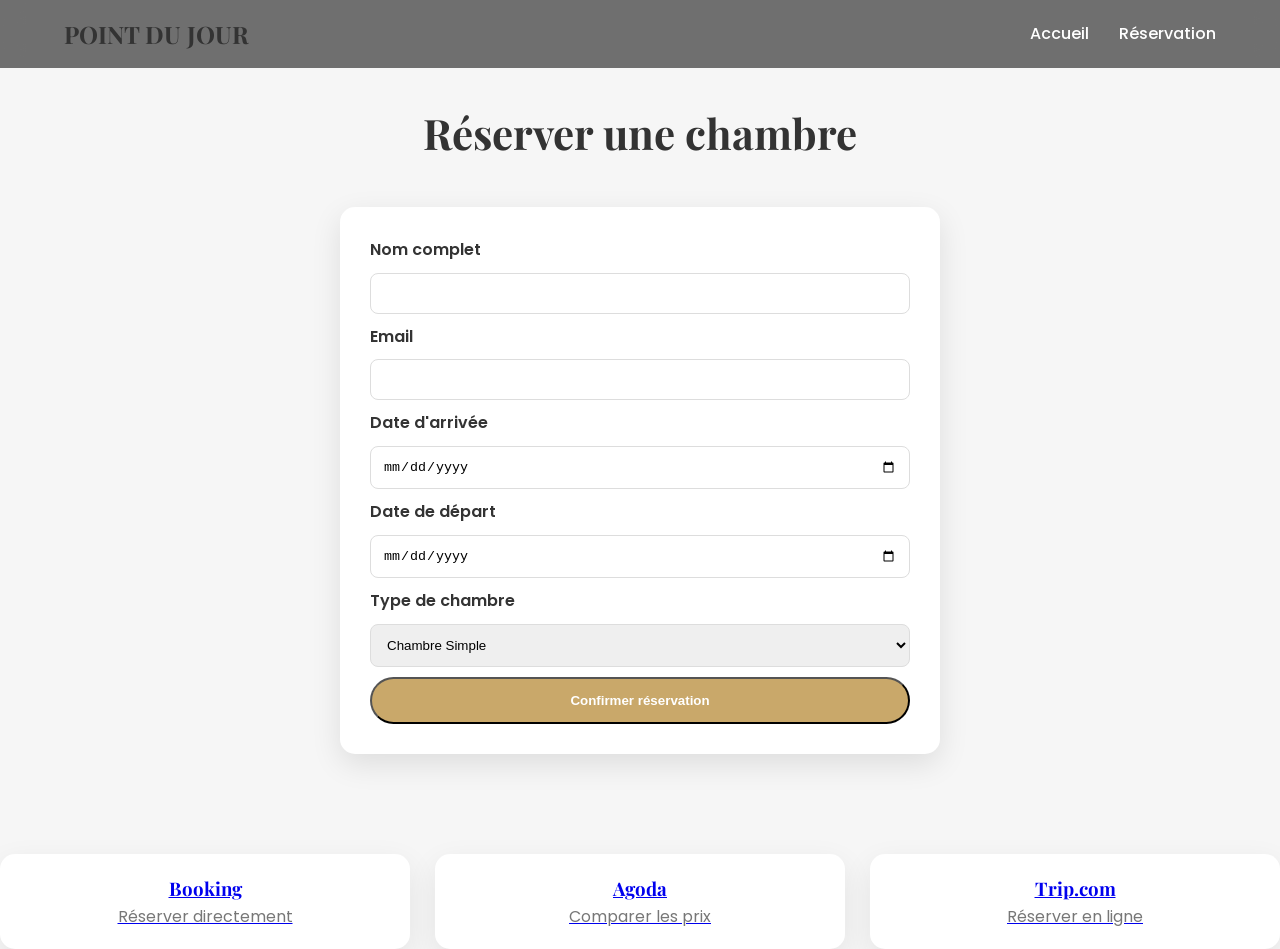
<file: reservation.html>
<!DOCTYPE html>
<html lang="fr">

<head>
    <meta charset="UTF-8">
    <meta name="viewport" content="width=device-width, initial-scale=1.0">
    <title>Réservation - Hotel Point Du Jour</title>

    <link href="https://fonts.googleapis.com/css2?family=Playfair+Display:wght@400;600&family=Poppins:wght@300;400;600&display=swap" rel="stylesheet">
    <link rel="stylesheet" href="css/style.css">
</head>

<body>

<header>
    <div class="container header-container">
        <h2 class="logo">POINT DU JOUR</h2>
        <nav>
            <ul>
                <li><a href="index.html">Accueil</a></li>
                <li><a href="reservation.html">Réservation</a></li>
            </ul>
        </nav>
    </div>
</header>

<section class="section">

    <h1>Réserver une chambre</h1>

    <div class="booking-box">

        <form id="bookingForm">

            <label>Nom complet</label>
            <input type="text" id="name" required>

            <label>Email</label>
            <input type="email" id="email" required>

            <label>Date d'arrivée</label>
            <input type="date" id="checkin" required>

            <label>Date de départ</label>
            <input type="date" id="checkout" required>

            <label>Type de chambre</label>
            <select id="room">
                <option>Chambre Simple</option>
                <option>Chambre Double</option>
                <option>Suite Luxe</option>
            </select>

            <button type="submit" class="btn">Confirmer réservation</button>

        </form>

        <div id="result"></div>

    </div>

</section>
<div class="cards">

    <a href="https://www.booking.com/hotel/ma/point-du-jour.fr.html" target="_blank" class="card">
        <h3>Booking</h3>
        <p>Réserver directement</p>
    </a>

    <a href="https://www.agoda.com/fr-fr/point-du-jour/hotel/casablanca-ma.html" target="_blank" class="card">
        <h3>Agoda</h3>
        <p>Comparer les prix</p>
    </a>

    <a href="https://www.trip.com/hotels/detail/?hotelId=10561290" target="_blank" class="card">
        <h3>Trip.com</h3>
        <p>Réserver en ligne</p>
    </a>

</div>

<script src="js/reservation.js"></script>

</body>
</html>
</file>
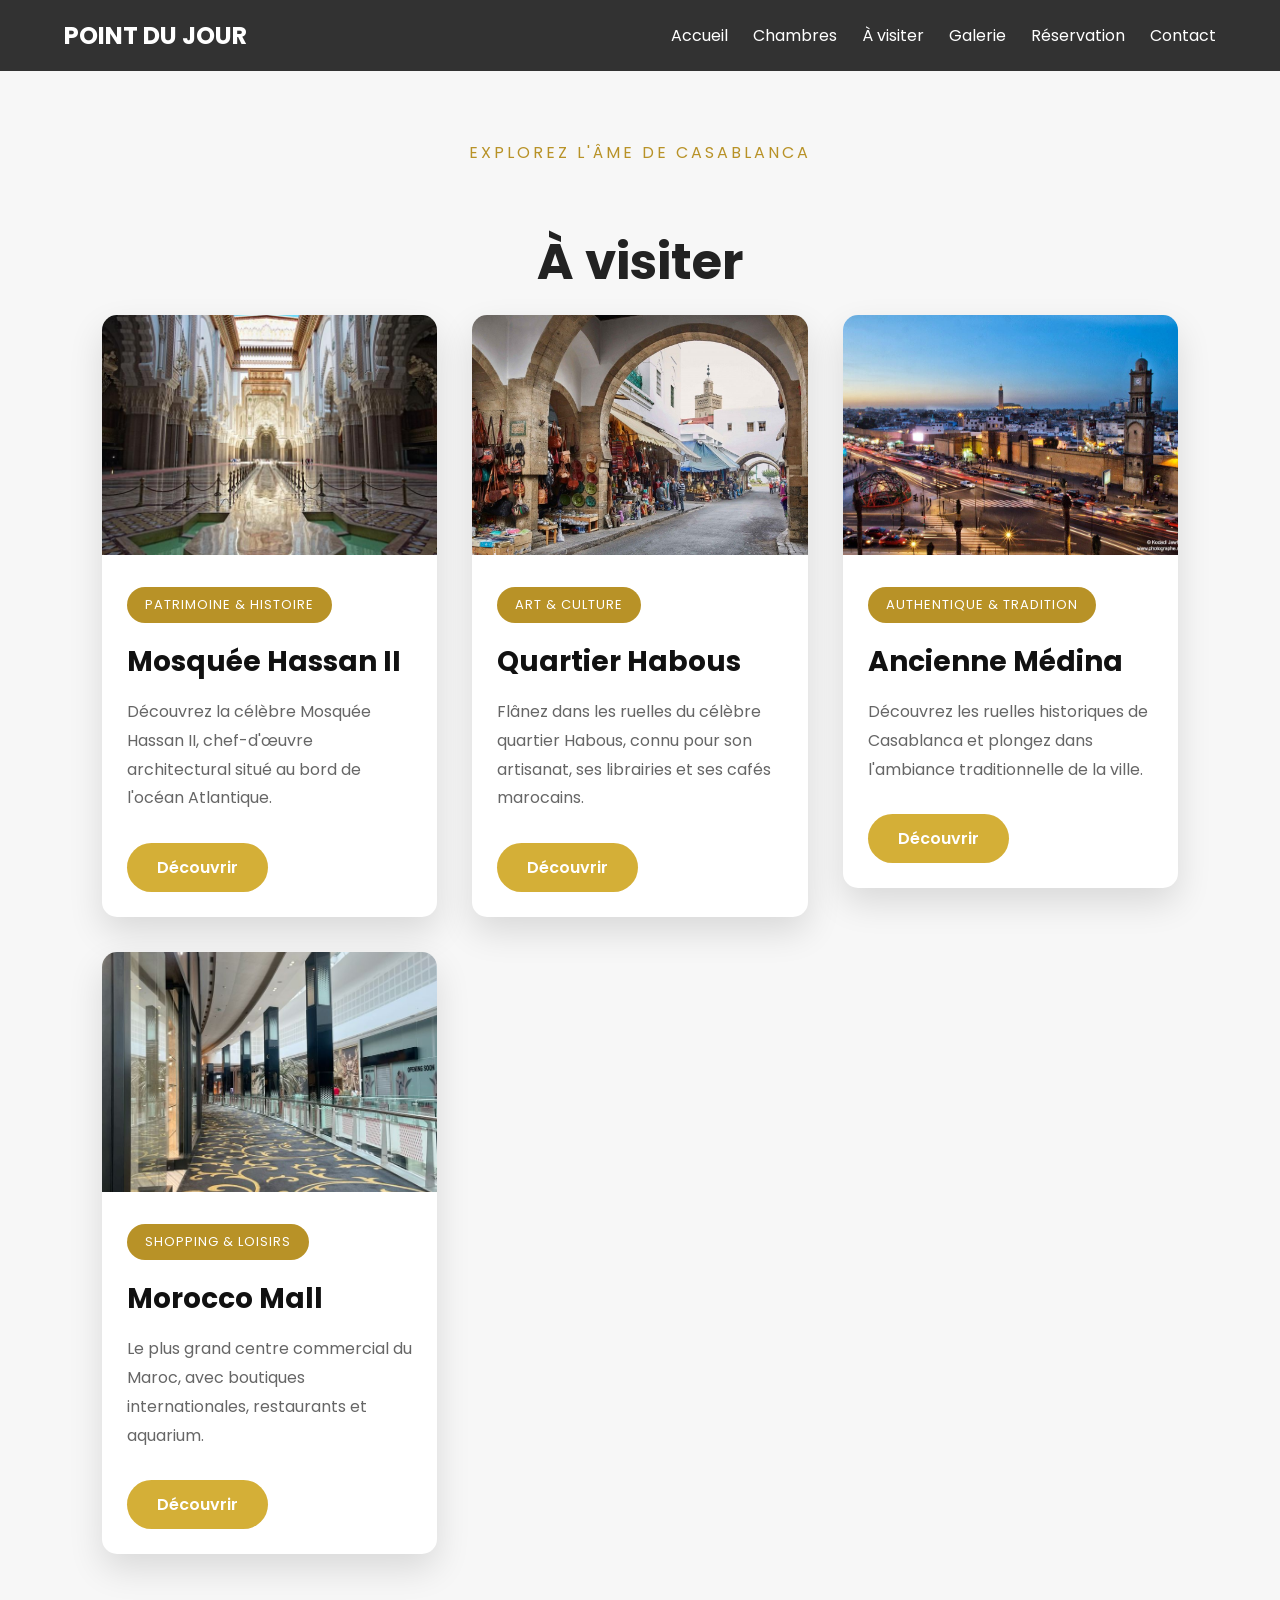
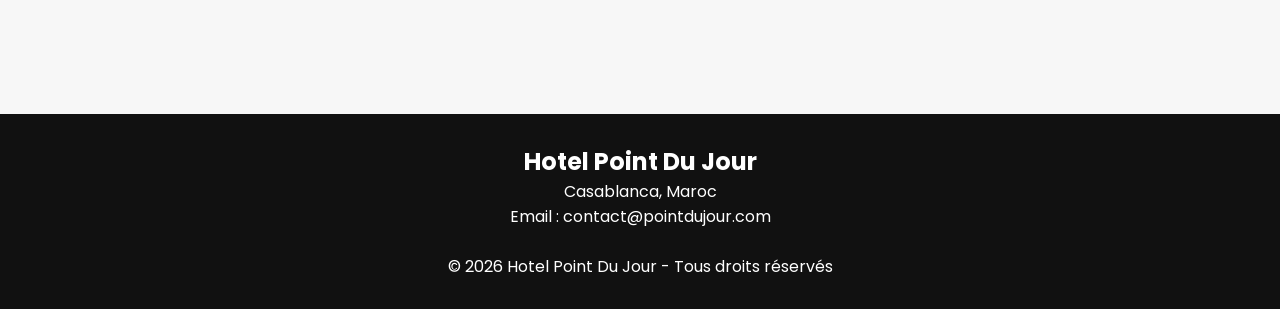
<file: services.html>
<!DOCTYPE html>
<html lang="fr">

<head>
    <meta charset="UTF-8">
    <meta name="viewport" content="width=device-width, initial-scale=1.0">
    <title>À visiter | Hôtel Point Du Jour</title>

    <link rel="stylesheet" href="css/services.css">
</head>

<body>

<!-- HEADER -->

<header>

    <div class="container">

        <div class="logo">
            <h2>POINT DU JOUR</h2>
        </div>

        <nav>
            <ul>
                <li><a href="index.html">Accueil</a></li>
                <li><a href="chambres.html">Chambres</a></li>
                <li><a href="services.html">À visiter</a></li>
                <li><a href="galerie.html">Galerie</a></li>
                <li><a href="reservation.html">Réservation</a></li>
                <li><a href="contact.html">Contact</a></li>
            </ul>
        </nav>

    </div>

</header>

<!-- TITRE -->

<section class="section">

    <p class="subtitle">EXPLOREZ L'ÂME DE CASABLANCA</p>

    <h1>À visiter</h1>

    <div class="cards">

        <!-- Hassan II -->

        <a href="hassan2.html" class="card-link">

            <div class="card">

                <img src="image/hassan2.jpg" alt="Mosquée Hassan II">

                <div class="card-content">

                    <span class="badge">Patrimoine & Histoire</span>

                    <h3>Mosquée Hassan II</h3>

                    <p>
                        Découvrez la célèbre Mosquée Hassan II,
                        chef-d'œuvre architectural situé au bord
                        de l'océan Atlantique.
                    </p>

                    <span class="btn">Découvrir</span>

                </div>

            </div>

        </a>

        <!-- Habous -->

        <a href="habous.html" class="card-link">

            <div class="card">

                <img src="image/habous.jpg" alt="Quartier Habous">

                <div class="card-content">

                    <span class="badge">Art & Culture</span>

                    <h3>Quartier Habous</h3>

                    <p>
                        Flânez dans les ruelles du célèbre quartier Habous,
                        connu pour son artisanat, ses librairies
                        et ses cafés marocains.
                    </p>

                    <span class="btn">Découvrir</span>

                </div>

            </div>

        </a>

        <!-- Médina -->

        <a href="medina.html" class="card-link">

            <div class="card">

                <img src="image/medina.jpg" alt="Ancienne Médina">

                <div class="card-content">

                    <span class="badge">Authentique & Tradition</span>

                    <h3>Ancienne Médina</h3>

                    <p>
                        Découvrez les ruelles historiques de Casablanca
                        et plongez dans l'ambiance traditionnelle
                        de la ville.
                    </p>

                    <span class="btn">Découvrir</span>

                </div>

            </div>

        </a>

        <!-- Morocco Mall -->

        <a href="moroccomall.html" class="card-link">

            <div class="card">

                <img src="image/moroccomall.jpg" alt="Morocco Mall">

                <div class="card-content">

                    <span class="badge">Shopping & Loisirs</span>

                    <h3>Morocco Mall</h3>

                    <p>
                        Le plus grand centre commercial du Maroc,
                        avec boutiques internationales,
                        restaurants et aquarium.
                    </p>

                    <span class="btn">Découvrir</span>

                </div>

            </div>

        </a>

    </div>

</section>

<!-- FOOTER -->

<footer>

    <h2>Hotel Point Du Jour</h2>

    <p>Casablanca, Maroc</p>

    <p>Email : contact@pointdujour.com</p>

    <br>

    <p>© 2026 Hotel Point Du Jour - Tous droits réservés</p>

</footer>

</body>
</html>
</file>
<file: css/style.css>
/* =========================
GOOGLE FONTS
========================= */
@import url('https://fonts.googleapis.com/css2?family=Playfair+Display:wght@400;600;700&family=Poppins:wght@300;400;500;600;700&display=swap');

/* =========================
VARIABLES
========================= */
:root{
    --primary:#c9a86a;
    --dark:#111;
    --light:#f6f6f6;
    --gray:#777;
    --white:#fff;
}

/* =========================
RESET
========================= */
*{
    margin:0;
    padding:0;
    box-sizing:border-box;
}

body{
    font-family:'Poppins', sans-serif;
    background:var(--light);
    color:#333;
    line-height:1.6;
}

/* TITRES LUXE */
h1,h2,h3{
    font-family:'Playfair Display', serif;
}

/* =========================
CONTAINER
========================= */
.container{
    width:90%;
    max-width:1200px;
    margin:auto;
}

/* =========================
HEADER LUXE GLASS
========================= */
header{
    position:fixed;
    top:0;
    left:0;
    width:100%;
    padding:15px 0;
    background:rgba(0,0,0,0.55);
    backdrop-filter: blur(12px);
    z-index:1000;
}

.header-container{
    display:flex;
    justify-content:space-between;
    align-items:center;
}

.logo h2{
    color:var(--primary);
    letter-spacing:2px;
}

nav ul{
    list-style:none;
    display:flex;
    gap:30px;
}

nav ul li a{
    color:var(--white);
    text-decoration:none;
    font-weight:500;
    position:relative;
    transition:0.3s;
}

nav ul li a::after{
    content:"";
    position:absolute;
    bottom:-5px;
    left:0;
    width:0;
    height:2px;
    background:var(--primary);
    transition:0.3s;
}

nav ul li a:hover{
    color:var(--primary);
}

nav ul li a:hover::after{
    width:100%;
}

.nav-btn{
    background:var(--primary);
    padding:8px 16px;
    border-radius:25px;
    color:white !important;
}

/* =========================
MENU MOBILE
========================= */
.menu-toggle{
    display:none;
    font-size:30px;
    color:white;
    position:absolute;
    right:20px;
    top:15px;
    cursor:pointer;
}

/* =========================
HERO LUXE
========================= */
.hero{
    height:100vh;
    background:url("../image/hotel.jpg") center/cover no-repeat;
    display:flex;
    align-items:center;
    justify-content:center;
    text-align:center;
    position:relative;
}

.hero::before{
    content:"";
    position:absolute;
    top:0;
    left:0;
    width:100%;
    height:100%;
    background:rgba(0,0,0,0.55);
}

.hero-content{
    position:relative;
    z-index:2;
}

.hero h1{
    font-size:65px;
    color:white;
    letter-spacing:4px;
}

.hero h2{
    font-size:28px;
    color:var(--primary);
    margin-top:10px;
}

.hero p{
    color:white;
    margin:20px 0;
}

/* =========================
BUTTON LUXE
========================= */
.btn{
    background:var(--primary);
    color:white;
    padding:14px 35px;
    border-radius:50px;
    text-decoration:none;
    font-weight:bold;
    display:inline-block;
    transition:0.3s;
}

.btn:hover{
    background:#b89227;
    transform:scale(1.05);
}

/* =========================
SECTIONS
========================= */
.section{
    padding:100px 10%;
    text-align:center;
}

.section h1{
    font-size:42px;
    margin-bottom:40px;
}

/* =========================
CARDS LUXE
========================= */
.cards{
    display:grid;
    grid-template-columns:repeat(auto-fit, minmax(240px, 1fr));
    gap:25px;
}

.card{
    background:white;
    border-radius:15px;
    padding:20px;
    box-shadow:0 10px 30px rgba(0,0,0,0.08);
    transition:0.3s;
    text-align:center;
}

.card:hover{
    transform:translateY(-12px);
    box-shadow:0 20px 40px rgba(0,0,0,0.15);
}

.card img{
    width:100%;
    height:180px;
    object-fit:cover;
    border-radius:12px;
    margin-bottom:10px;
}

.card p{
    color:var(--gray);
}

/* =========================
ABOUT LUXE
========================= */
.about{
    padding:100px 10%;
    background:white;
}

.about .container{
    display:flex;
    gap:50px;
    align-items:center;
    flex-wrap:wrap;
}

/* =========================
CTA LUXE
========================= */
.cta{
    background:linear-gradient(135deg,#111,#222);
    color:white;
    text-align:center;
    padding:80px 20px;
}

.cta h2{
    font-size:32px;
}

.cta p{
    color:#ccc;
    margin:15px 0;
}

/* =========================
FOOTER
========================= */
footer{
    background:#111;
    color:white;
    text-align:center;
    padding:30px;
}

.copy{
    color:#aaa;
    margin-top:10px;
}

/* =========================
RESPONSIVE
========================= */
@media(max-width:768px){

    .menu-toggle{
        display:block;
    }

    nav ul{
        display:none;
        flex-direction:column;
        background:rgba(0,0,0,0.9);
        position:absolute;
        top:60px;
        left:0;
        width:100%;
        padding:20px 0;
    }

    nav ul.active{
        display:flex;
    }

    .header-container{
        flex-direction:column;
        gap:10px;
    }

    .hero h1{
        font-size:38px;
    }

    .about .container{
        flex-direction:column;
    }
}
.booking-box{
    max-width:600px;
    margin:auto;
    background:white;
    padding:30px;
    border-radius:15px;
    box-shadow:0 10px 30px rgba(0,0,0,0.1);
}

.booking-box form{
    display:flex;
    flex-direction:column;
    gap:10px;
}

.booking-box input,
.booking-box select{
    padding:12px;
    border:1px solid #ddd;
    border-radius:8px;
    outline:none;
}

.booking-box label{
    font-weight:600;
    text-align:left;
}
.popup{
    display:none;
    position:fixed;
    top:0;
    left:0;
    width:100%;
    height:100%;
    background:rgba(0,0,0,0.7);
    justify-content:center;
    align-items:center;
    z-index:2000;
}

.popup-content{
    background:white;
    padding:30px;
    border-radius:15px;
    width:90%;
    max-width:400px;
    text-align:center;
    position:relative;
    animation:fadeIn 0.3s ease;
}

.popup-content input,
.popup-content select{
    width:100%;
    padding:10px;
    margin:8px 0;
    border:1px solid #ddd;
    border-radius:8px;
}

.close{
    position:absolute;
    top:10px;
    right:15px;
    font-size:25px;
    cursor:pointer;
}

@keyframes fadeIn{
    from{transform:scale(0.8); opacity:0;}
    to{transform:scale(1); opacity:1;}
}
.popup{
    display:none;
    position:fixed;
    top:0;
    left:0;
    width:100%;
    height:100%;
    background:rgba(0,0,0,0.7);
    justify-content:center;
    align-items:center;
    z-index:9999;
}

.popup-content{
    background:white;
    padding:30px;
    border-radius:15px;
    width:90%;
    max-width:400px;
    text-align:center;
    position:relative;
}

.popup-content input,
.popup-content select{
    width:100%;
    padding:10px;
    margin:8px 0;
    border:1px solid #ddd;
    border-radius:8px;
}

.close{
    position:absolute;
    top:10px;
    right:15px;
    font-size:25px;
    cursor:pointer;
}
</file>
<file: css/services.css>
@import url('https://fonts.googleapis.com/css2?family=Poppins:wght@300;400;500;600;700&display=swap');

*{
    margin:0;
    padding:0;
    box-sizing:border-box;
    font-family:'Poppins',sans-serif;
}

body{
    background:#f7f7f7;
    color:#333;
}

/* HEADER */

header{
    position:fixed;
    top:0;
    left:0;
    width:100%;
    background:rgba(0,0,0,.8);
    z-index:1000;
}

.container{
    width:90%;
    max-width:1200px;
    margin:auto;
}

header .container{
    display:flex;
    justify-content:space-between;
    align-items:center;
    padding:18px 0;
}

.logo h2{
    color:white;
}

nav ul{
    list-style:none;
    display:flex;
    gap:25px;
}

nav a{
    color:white;
    text-decoration:none;
    transition:.3s;
}

nav a:hover{
    color:#d4af37;
}

/* TITRE */

.section{
    padding:140px 8% 80px;
}

.section h1{
    text-align:center;
    font-size:50px;
    margin-bottom:15px;
    color:#222;
}

.section .subtitle{
    text-align:center;
    color:#b89227;
    text-transform:uppercase;
    letter-spacing:3px;
    margin-bottom:60px;
}

/* CARTES */

.cards{
    display:grid;
    grid-template-columns:repeat(auto-fit,minmax(270px,1fr));
    gap:35px;
}

.card{
    background:white;
    border-radius:15px;
    overflow:hidden;
    box-shadow:0 15px 35px rgba(0,0,0,.12);
    transition:.4s;
}

.card:hover{
    transform:translateY(-10px);
}

.card img{
    width:100%;
    height:240px;
    object-fit:cover;
    transition:.5s;
}

.card:hover img{
    transform:scale(1.08);
}
.card-link{
    text-decoration:none;
    color:inherit;
}

.card-content{
    padding:25px;
}

.card h3{
    font-size:28px;
    margin-bottom:15px;
    color:#111;
}

.card p{
    line-height:1.8;
    color:#666;
    margin-bottom:20px;
}

.badge{
    display:inline-block;
    background:#b89227;
    color:white;
    padding:8px 18px;
    border-radius:30px;
    font-size:13px;
    margin-bottom:18px;
    text-transform:uppercase;
    letter-spacing:1px;
}

.btn{
    display:inline-block;
    margin-top:10px;
    background:#d4af37;
    color:white;
    text-decoration:none;
    padding:12px 30px;
    border-radius:40px;
    transition:.3s;
    font-weight:600;
}

.btn:hover{
    background:#111;
}

/* FOOTER */

footer{
    background:#111;
    color:white;
    text-align:center;
    padding:30px;
    margin-top:80px;
}

/* RESPONSIVE */

@media(max-width:768px){

    .section h1{
        font-size:38px;
    }

    header .container{
        flex-direction:column;
    }

    nav ul{
        flex-wrap:wrap;
        justify-content:center;
        margin-top:15px;
    }
}
</file>
